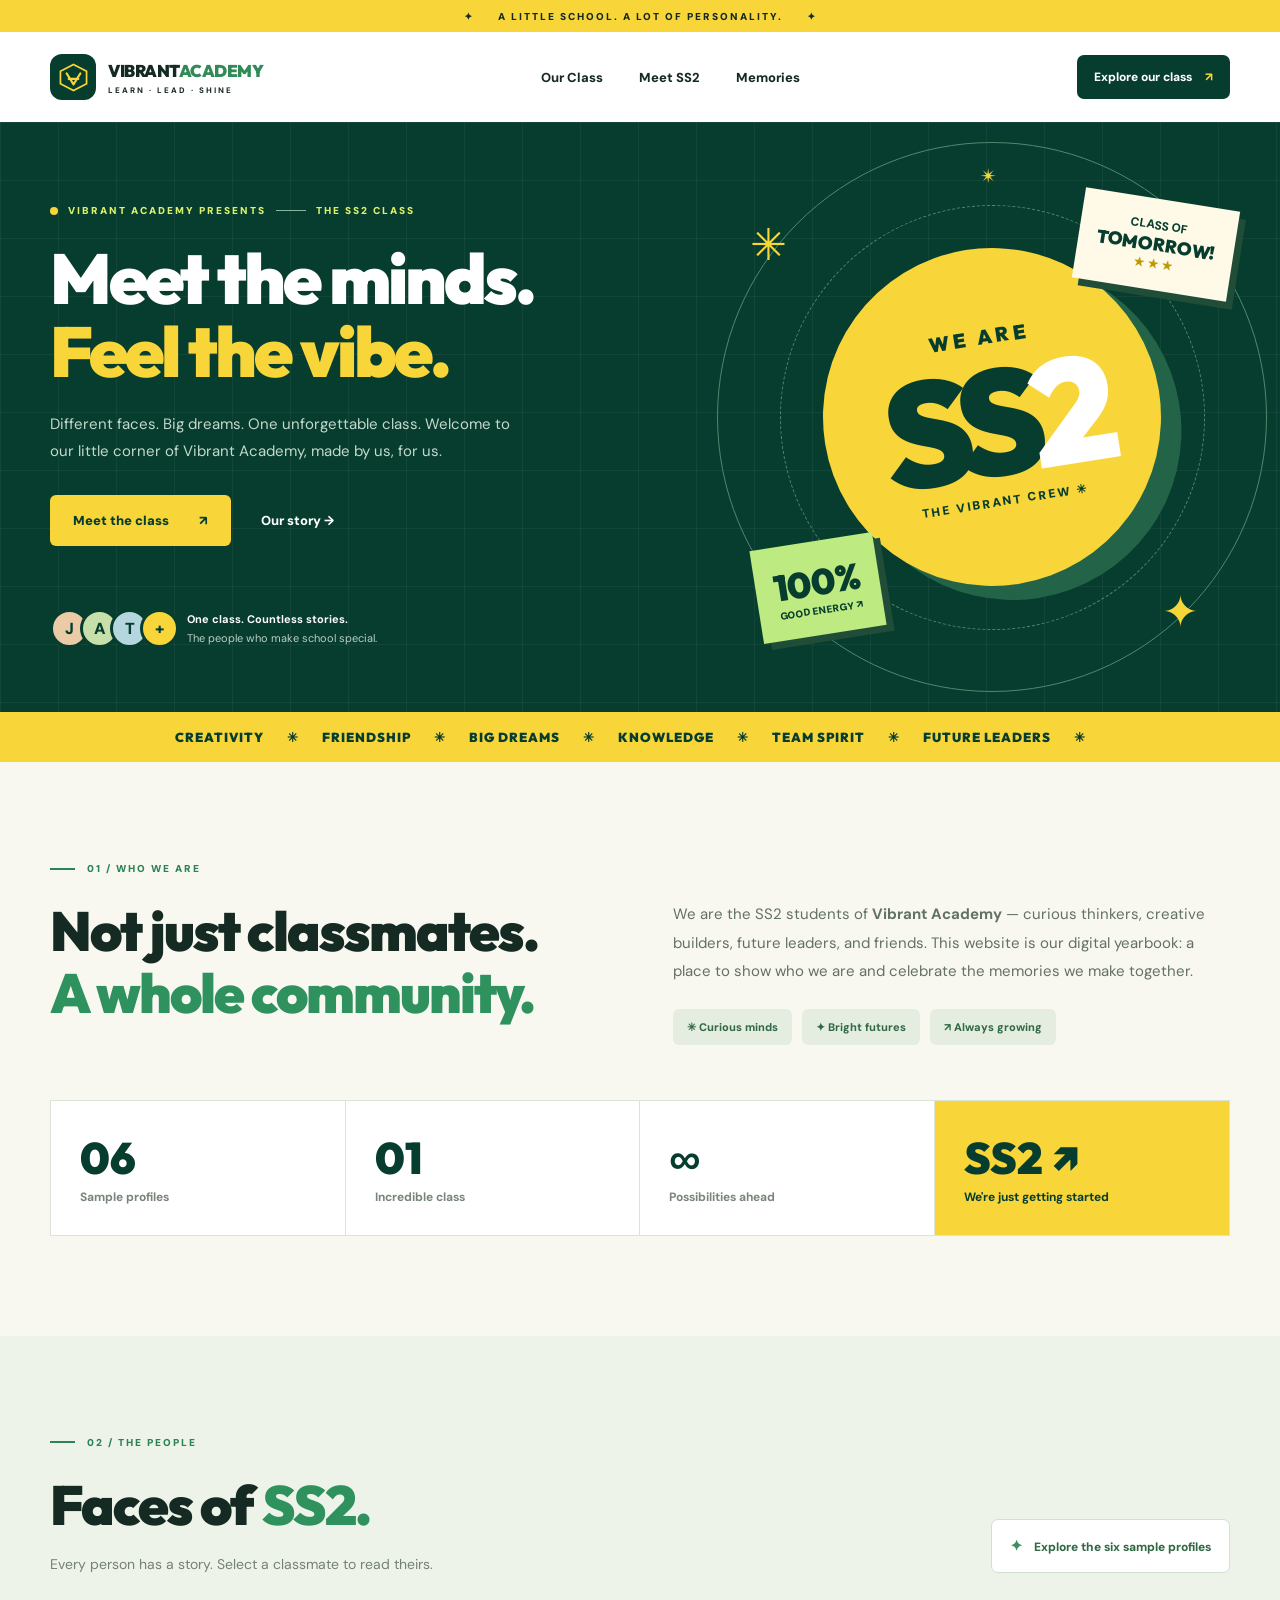
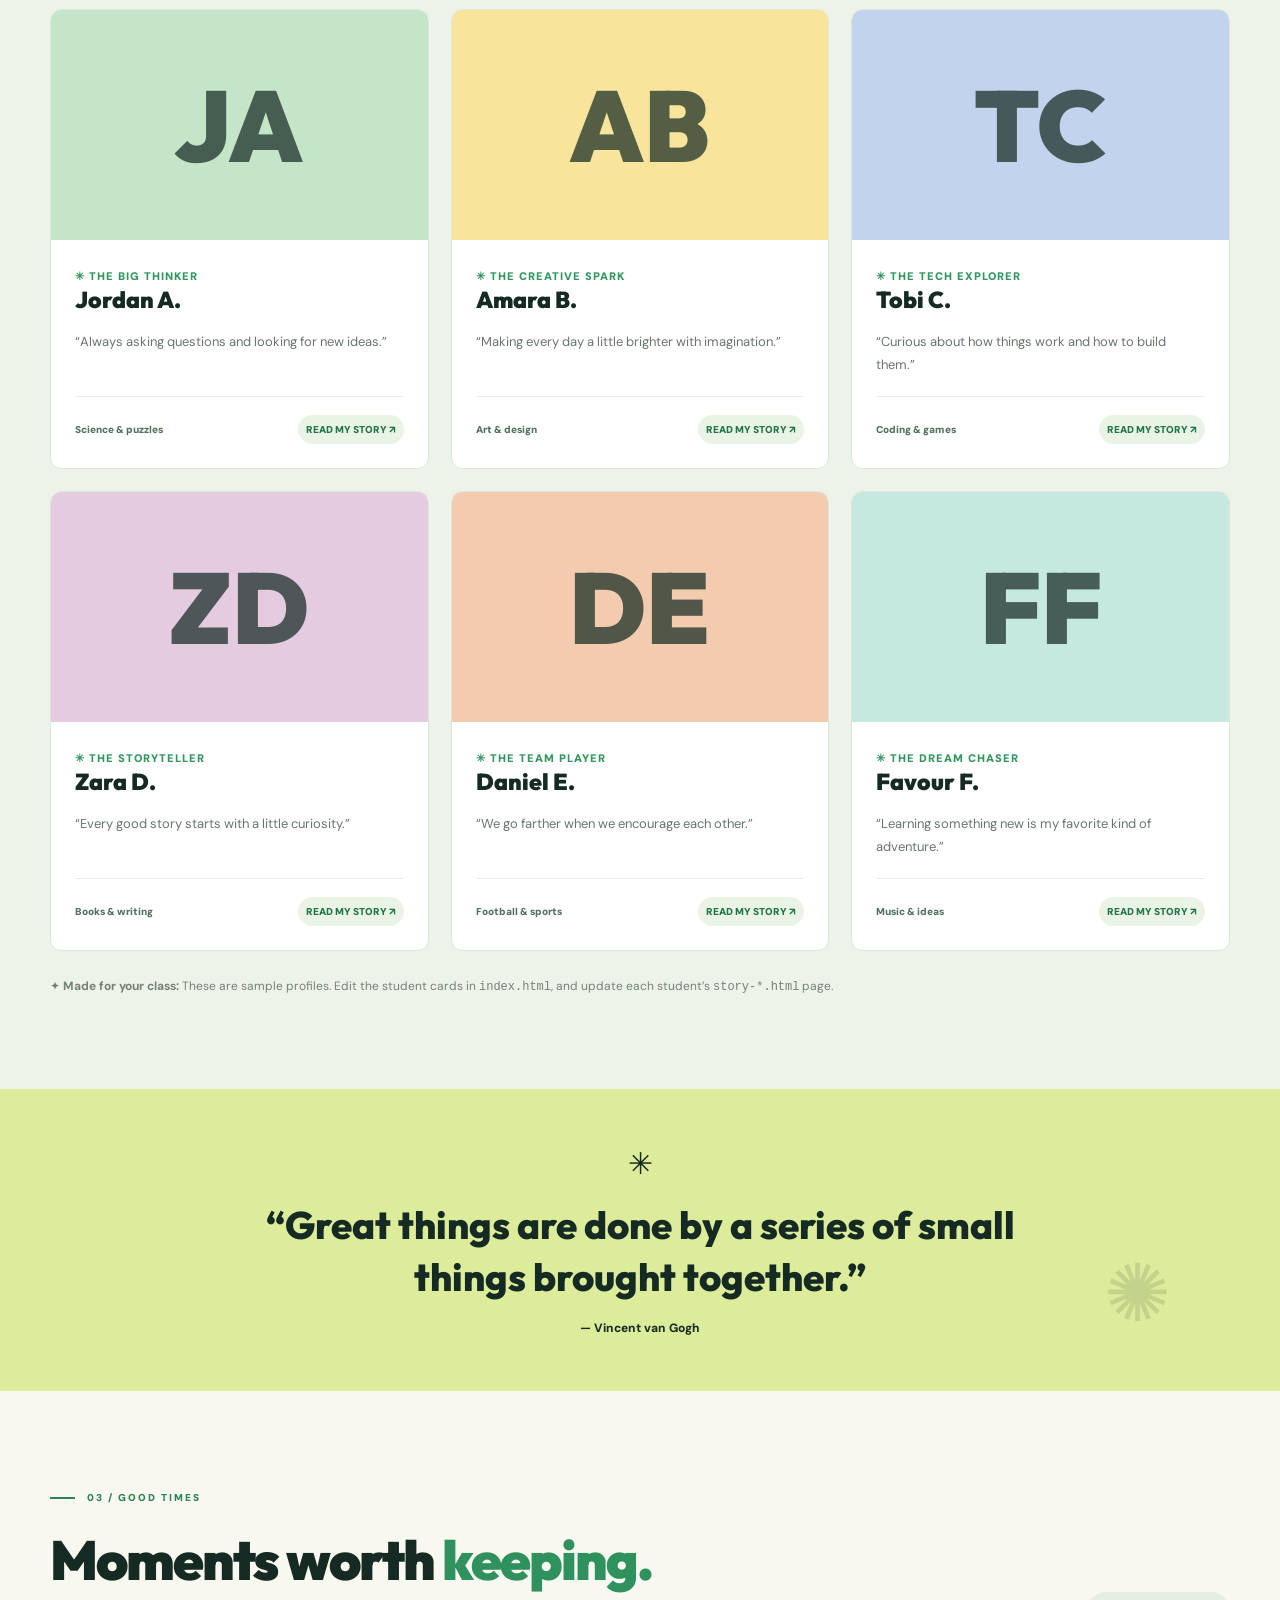
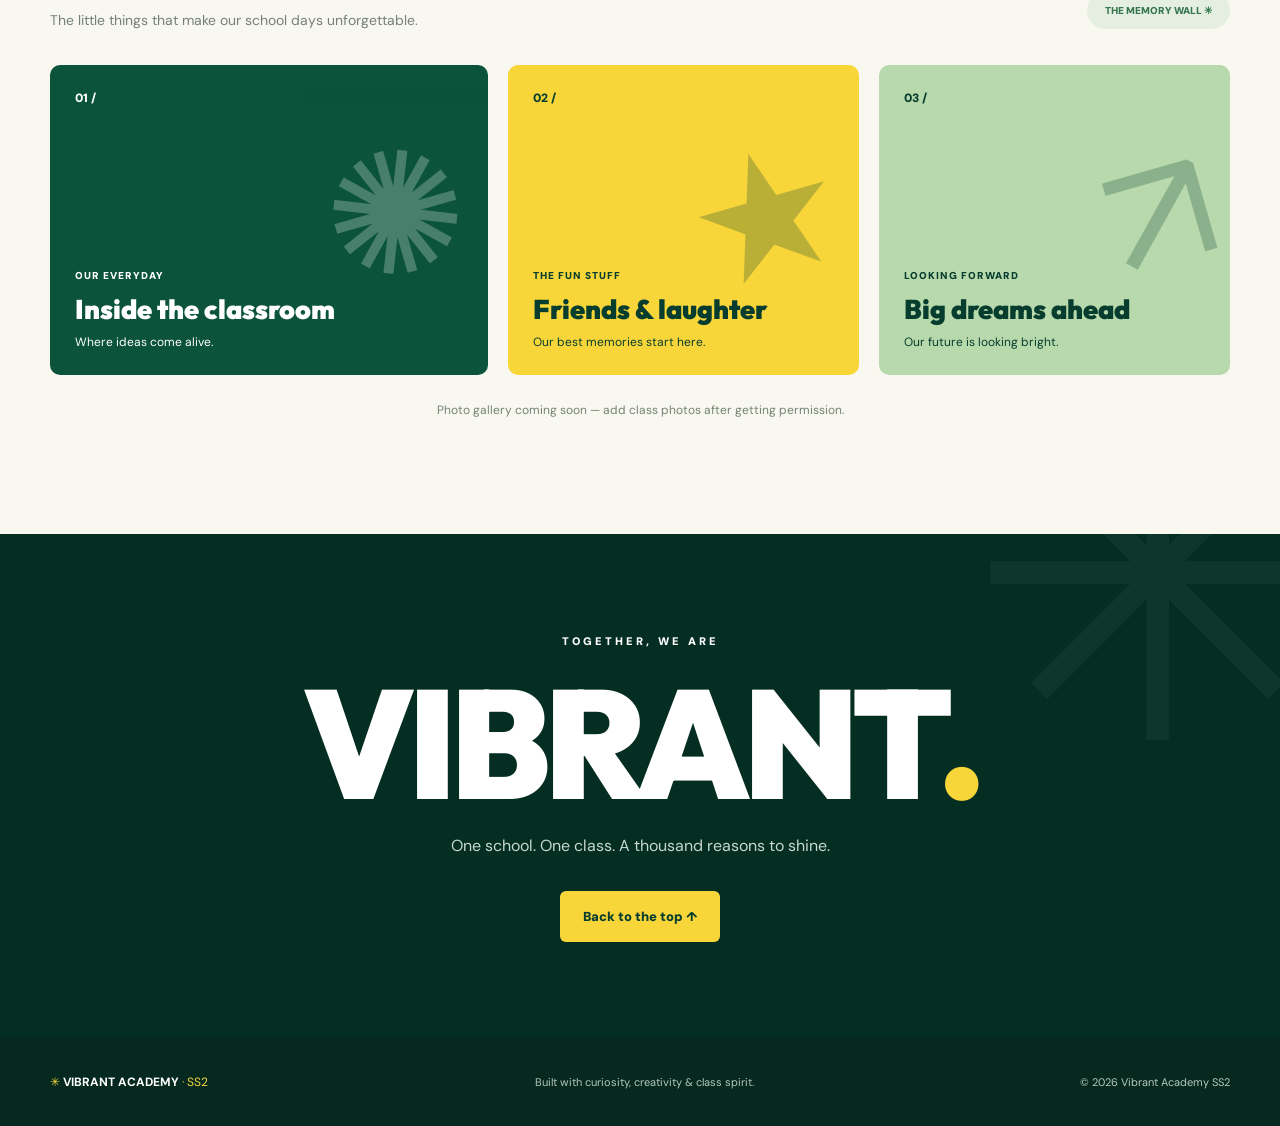
<file: index.html>
<!DOCTYPE html>
<html lang="en">
<head>
  <meta charset="UTF-8" />
  <meta name="viewport" content="width=device-width, initial-scale=1.0" />
  <meta name="theme-color" content="#063b2c" />
  <meta name="description" content="The official SS2 class showcase at Vibrant Academy: our people, stories, and memories." />
  <title>Vibrant Academy | SS2 Class Showcase</title>
  <link rel="preconnect" href="https://fonts.googleapis.com" />
  <link rel="preconnect" href="https://fonts.gstatic.com" crossorigin />
  <link href="https://fonts.googleapis.com/css2?family=DM+Sans:wght@400;500;600;700;800&family=Outfit:wght@400;500;600;700;800;900&display=swap" rel="stylesheet" />
  <link rel="stylesheet" href="style.css" />
  
  
</head>
<body>
  <div class="notice-bar"><span class="sparkle">✦</span> A LITTLE SCHOOL. A LOT OF PERSONALITY. <span class="sparkle">✦</span></div>
  <header class="site-header" id="top">
    <a class="brand" href="#top" aria-label="Vibrant Academy homepage">
      <span class="brand-mark" aria-hidden="true"><svg viewBox="0 0 48 48" fill="none"><path d="M24 5 43 15v18L24 43 5 33V15L24 5Z" stroke="currentColor" stroke-width="2.5"/><path d="m14 18 10 16 10-16M17 26h14" stroke="currentColor" stroke-width="3" stroke-linecap="round" stroke-linejoin="round"/></svg></span>
      <span class="brand-text"><strong>VIBRANT<span>ACADEMY</span></strong><small>LEARN · LEAD · SHINE</small></span>
    </a>
    <nav class="desktop-nav" aria-label="Main navigation"><a href="#about">Our Class</a><a href="#students">Meet SS2</a><a href="#memories">Memories</a></nav>
    <a class="nav-cta" href="#students">Explore our class <span aria-hidden="true">↗</span></a>
    <details class="css-menu"><summary aria-label="Open class navigation">☰</summary><nav aria-label="Mobile navigation"><a href="index.html#about">Our Class</a><a href="index.html#students">Meet SS2</a><a href="index.html#memories">Memories</a></nav></details>
  </header>
  

  <main>
    <section class="hero" aria-labelledby="heroTitle">
      <div class="hero-grid-lines" aria-hidden="true"></div>
      <div class="hero-content">
        <div class="hero-kicker"><span class="kicker-dot"></span> VIBRANT ACADEMY PRESENTS <span class="kicker-line"></span> THE SS2 CLASS</div>
        <h1 id="heroTitle">Meet the minds.<br/><em>Feel the vibe.</em></h1>
        <p>Different faces. Big dreams. One unforgettable class. Welcome to our little corner of Vibrant Academy, made by us, for us.</p>
        <div class="hero-actions"><a href="#students" class="btn btn-yellow">Meet the class <span aria-hidden="true">↗</span></a><a href="#about" class="text-link">Our story <span aria-hidden="true">→</span></a></div>
        <div class="hero-bottom"><div class="avatar-stack" aria-label="Our SS2 community"><span>J</span><span>A</span><span>T</span><span>+</span></div><p><b>One class. Countless stories.</b><br/>The people who make school special.</p></div>
      </div>
      <div class="hero-art" aria-hidden="true">
        <div class="orbit orbit-one"></div><div class="orbit orbit-two"></div>
        <div class="hero-sticker sticker-top">CLASS OF<br/><strong>TOMORROW!</strong><span>★ ★ ★</span></div>
        <div class="hero-center"><span class="hero-upper">WE ARE</span><strong>SS<span>2</span></strong><span class="hero-lower">THE VIBRANT CREW ✳</span></div>
        <div class="hero-sticker sticker-bottom">100%<span>GOOD ENERGY ↗</span></div>
        <span class="decor-star decor-star-one">✳</span><span class="decor-star decor-star-two">✦</span><span class="decor-star decor-star-three">✴</span>
      </div>
    </section>

    <section class="ticker" aria-label="Class values"><div>CREATIVITY <span>✳</span> FRIENDSHIP <span>✳</span> BIG DREAMS <span>✳</span> KNOWLEDGE <span>✳</span> TEAM SPIRIT <span>✳</span> FUTURE LEADERS <span>✳</span></div></section>

    <section class="about section-wrap" id="about">
      <div class="section-label"><span class="label-line"></span> 01 / WHO WE ARE</div>
      <div class="about-grid"><div><h2>Not just classmates.<br/><span>A whole community.</span></h2></div><div><p>We are the SS2 students of <strong>Vibrant Academy</strong> — curious thinkers, creative builders, future leaders, and friends. This website is our digital yearbook: a place to show who we are and celebrate the memories we make together.</p><div class="about-badges"><span>✳ Curious minds</span><span>✦ Bright futures</span><span>↗ Always growing</span></div></div></div>
      <div class="stats-grid"><div class="stat"><strong>06</strong><span>Sample profiles</span></div><div class="stat"><strong>01</strong><span>Incredible class</span></div><div class="stat"><strong>∞</strong><span>Possibilities ahead</span></div><div class="stat stat-highlight"><strong>SS2 <span>↗</span></strong><span>We're just getting started</span></div></div>
    </section>

    <section class="students-section" id="students"><div class="section-wrap"><div class="section-label"><span class="label-line"></span> 02 / THE PEOPLE</div><div class="section-head"><div><h2>Faces of <span>SS2.</span></h2><p>Every person has a story. Select a classmate to read theirs.</p></div><div class="student-search-wrap directory-note" aria-label="Class directory"><span aria-hidden="true">✦</span> Explore the six sample profiles</div></div><div id="studentGrid" class="student-grid">
        <article class="student-card">
          <a class="student-card-link" href="story-jordan-a.html" aria-label="Read the story of Jordan A.">
            <div class="student-photo" style="background:#c5e5c9"><span class="initials" aria-label="Photo placeholder">JA</span></div>
            <div class="student-body">
              <span class="student-role">✳ The Big Thinker</span>
              <h3>Jordan A.</h3>
              <p>“Always asking questions and looking for new ideas.”</p>
              <div class="student-footer"><span>Science &amp; puzzles</span><span>READ MY STORY ↗</span></div>
            </div>
          </a>
        </article>
        <article class="student-card">
          <a class="student-card-link" href="story-amara-b.html" aria-label="Read the story of Amara B.">
            <div class="student-photo" style="background:#f8e49b"><span class="initials" aria-label="Photo placeholder">AB</span></div>
            <div class="student-body">
              <span class="student-role">✳ The Creative Spark</span>
              <h3>Amara B.</h3>
              <p>“Making every day a little brighter with imagination.”</p>
              <div class="student-footer"><span>Art &amp; design</span><span>READ MY STORY ↗</span></div>
            </div>
          </a>
        </article>
        <article class="student-card">
          <a class="student-card-link" href="story-tobi-c.html" aria-label="Read the story of Tobi C.">
            <div class="student-photo" style="background:#c2d4ed"><span class="initials" aria-label="Photo placeholder">TC</span></div>
            <div class="student-body">
              <span class="student-role">✳ The Tech Explorer</span>
              <h3>Tobi C.</h3>
              <p>“Curious about how things work and how to build them.”</p>
              <div class="student-footer"><span>Coding &amp; games</span><span>READ MY STORY ↗</span></div>
            </div>
          </a>
        </article>
        <article class="student-card">
          <a class="student-card-link" href="story-zara-d.html" aria-label="Read the story of Zara D.">
            <div class="student-photo" style="background:#e5cbe0"><span class="initials" aria-label="Photo placeholder">ZD</span></div>
            <div class="student-body">
              <span class="student-role">✳ The Storyteller</span>
              <h3>Zara D.</h3>
              <p>“Every good story starts with a little curiosity.”</p>
              <div class="student-footer"><span>Books &amp; writing</span><span>READ MY STORY ↗</span></div>
            </div>
          </a>
        </article>
        <article class="student-card">
          <a class="student-card-link" href="story-daniel-e.html" aria-label="Read the story of Daniel E.">
            <div class="student-photo" style="background:#f3cbaf"><span class="initials" aria-label="Photo placeholder">DE</span></div>
            <div class="student-body">
              <span class="student-role">✳ The Team Player</span>
              <h3>Daniel E.</h3>
              <p>“We go farther when we encourage each other.”</p>
              <div class="student-footer"><span>Football &amp; sports</span><span>READ MY STORY ↗</span></div>
            </div>
          </a>
        </article>
        <article class="student-card">
          <a class="student-card-link" href="story-favour-f.html" aria-label="Read the story of Favour F.">
            <div class="student-photo" style="background:#c6e9df"><span class="initials" aria-label="Photo placeholder">FF</span></div>
            <div class="student-body">
              <span class="student-role">✳ The Dream Chaser</span>
              <h3>Favour F.</h3>
              <p>“Learning something new is my favorite kind of adventure.”</p>
              <div class="student-footer"><span>Music &amp; ideas</span><span>READ MY STORY ↗</span></div>
            </div>
          </a>
        </article>
      </div><div class="edit-note">✦ <strong>Made for your class:</strong> These are sample profiles. Edit the student cards in <code>index.html</code>, and update each student’s <code>story-*.html</code> page.</div></div></section>

    <section class="quote-band"><div class="section-wrap quote-inner"><span class="quote-spark">✳</span><blockquote>“Great things are done by a series of small things brought together.”</blockquote><span class="quote-credit">— Vincent van Gogh</span><span class="quote-decor">✺</span></div></section>

    <section class="memories section-wrap" id="memories"><div class="section-label"><span class="label-line"></span> 03 / GOOD TIMES</div><div class="section-head memories-head"><div><h2>Moments worth <span>keeping.</span></h2><p>The little things that make our school days unforgettable.</p></div><span class="memory-badge">THE MEMORY WALL ✳</span></div><div class="memory-grid"><div class="memory-card memory-one"><span class="memory-num">01 /</span><div class="memory-symbol">✺</div><div><small>OUR EVERYDAY</small><h3>Inside the classroom</h3><p>Where ideas come alive.</p></div></div><div class="memory-card memory-two"><span class="memory-num">02 /</span><div class="memory-symbol">★</div><div><small>THE FUN STUFF</small><h3>Friends & laughter</h3><p>Our best memories start here.</p></div></div><div class="memory-card memory-three"><span class="memory-num">03 /</span><div class="memory-symbol">↗</div><div><small>LOOKING FORWARD</small><h3>Big dreams ahead</h3><p>Our future is looking bright.</p></div></div></div><p class="gallery-note">Photo gallery coming soon — add class photos after getting permission.</p></section>

    <section class="closing"><div class="closing-decoration" aria-hidden="true">✳</div><div class="section-wrap"><span>TOGETHER, WE ARE</span><h2>VIBRANT<span>.</span></h2><p>One school. One class. A thousand reasons to shine.</p><a href="#top" class="btn btn-yellow">Back to the top ↑</a></div></section>
  </main>
  <footer class="footer"><div class="footer-inner"><div class="footer-brand">✳ <strong>VIBRANT ACADEMY</strong> <span>· SS2</span></div><p>Built with curiosity, creativity & class spirit.</p><span>© 2026 Vibrant Academy SS2</span></div></footer>
</body>
</html>
</file>
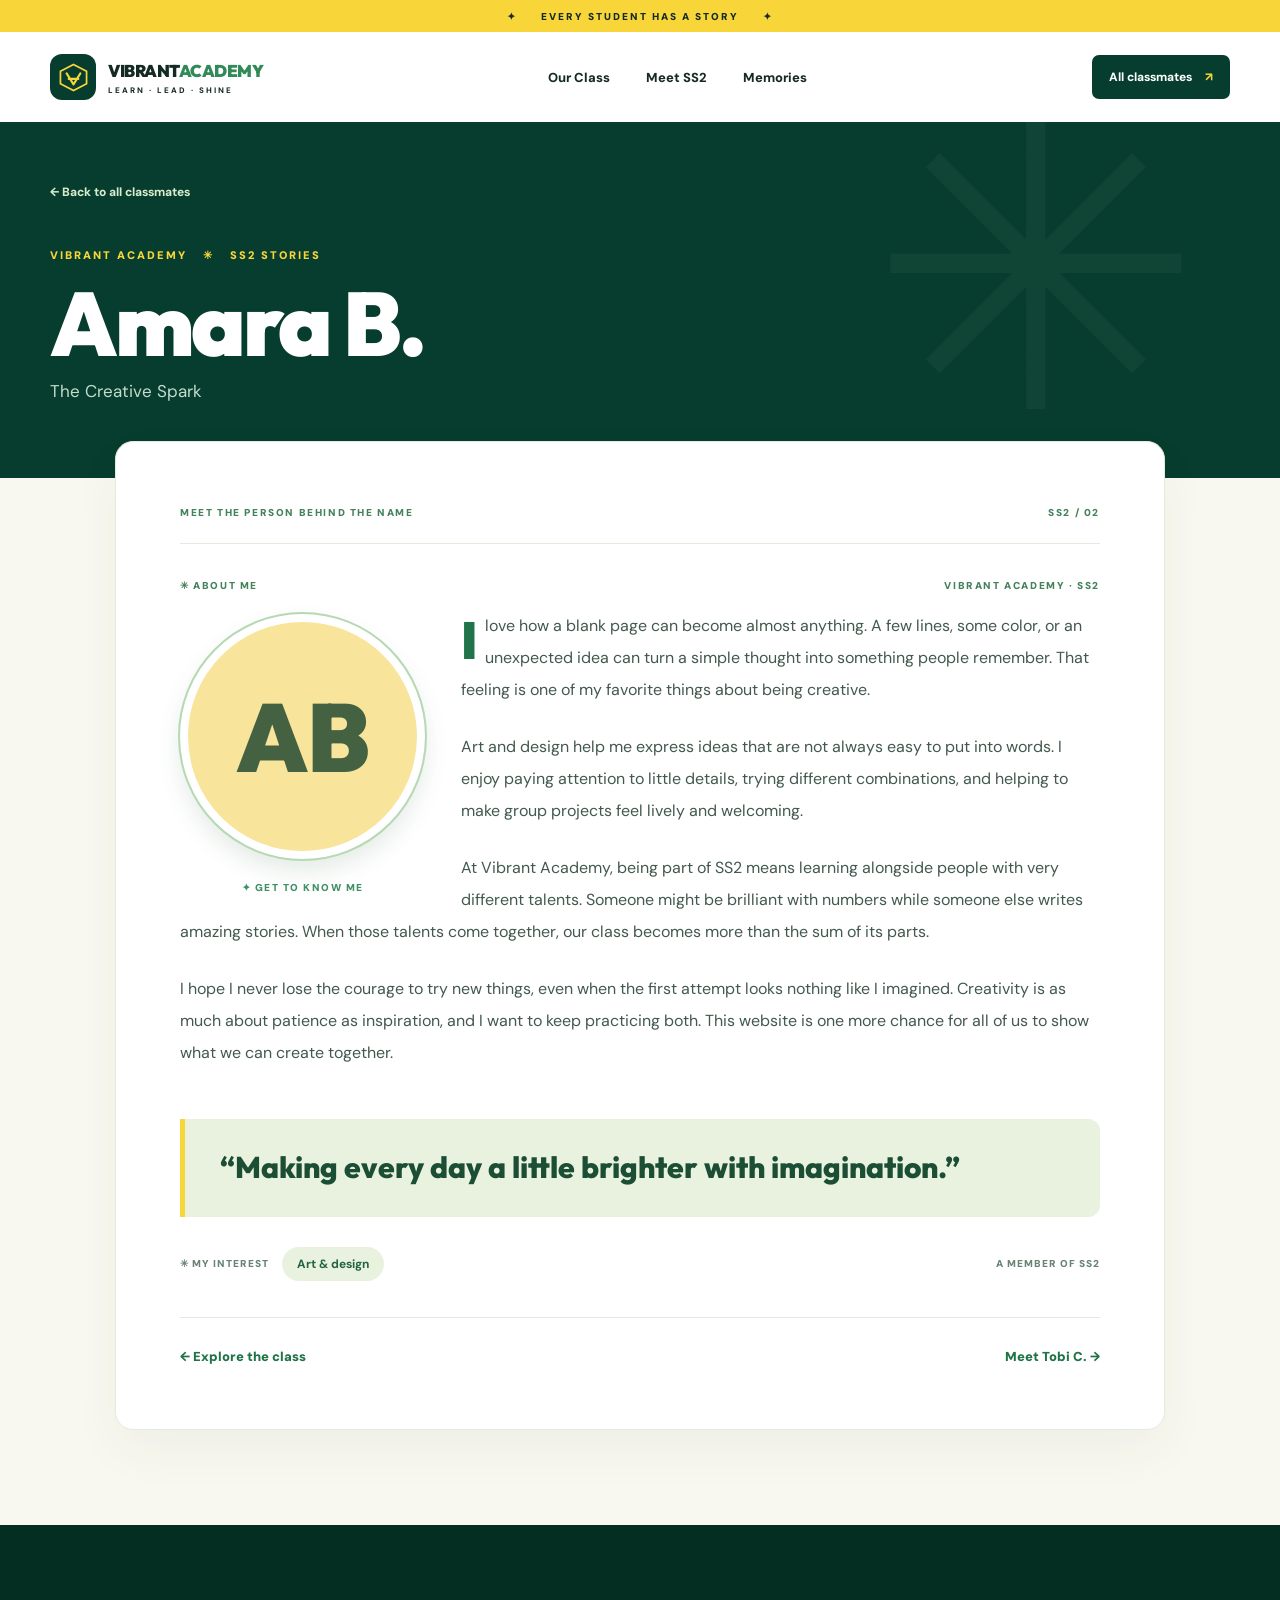
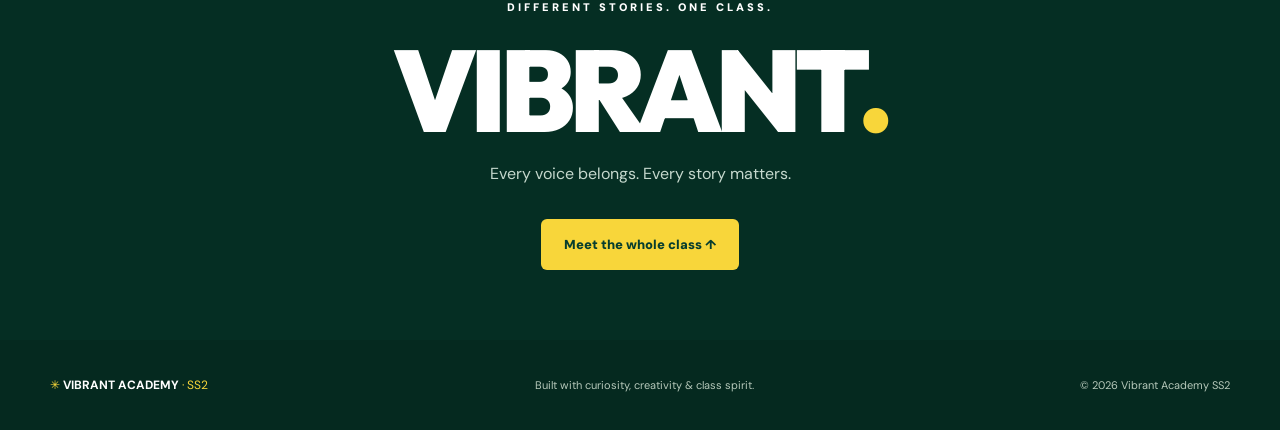
<file: story-amara-b.html>
<!DOCTYPE html>
<html lang="en">
<head>
  <meta charset="UTF-8">
  <meta name="viewport" content="width=device-width, initial-scale=1.0">
  <meta name="theme-color" content="#073d2e">
  <meta name="description" content="Get to know a student from Vibrant Academy's SS2 class.">
  <title>Amara B. | Vibrant Academy SS2</title>
  <link rel="preconnect" href="https://fonts.googleapis.com">
  <link rel="preconnect" href="https://fonts.gstatic.com" crossorigin>
  <link href="https://fonts.googleapis.com/css2?family=DM+Sans:wght@400;500;600;700;800&family=Outfit:wght@400;500;600;700;800;900&display=swap" rel="stylesheet">
  <link rel="stylesheet" href="style.css">
  
  
</head>
<body class="profile-page">
  <div class="notice-bar"><span>✦</span> EVERY STUDENT HAS A STORY <span>✦</span></div>
  <header class="site-header" id="top">
    <a class="brand" href="index.html" aria-label="Vibrant Academy homepage"><span class="brand-mark" aria-hidden="true"><svg viewBox="0 0 48 48" fill="none"><path d="M24 5 43 15v18L24 43 5 33V15L24 5Z" stroke="currentColor" stroke-width="2.5"/><path d="m14 18 10 16 10-16M17 26h14" stroke="currentColor" stroke-width="3" stroke-linecap="round" stroke-linejoin="round"/></svg></span><span class="brand-text"><strong>VIBRANT<span>ACADEMY</span></strong><small>LEARN · LEAD · SHINE</small></span></a>
    <nav class="desktop-nav" aria-label="Main navigation"><a href="index.html#about">Our Class</a><a href="index.html#students">Meet SS2</a><a href="index.html#memories">Memories</a></nav>
    <a class="nav-cta" href="index.html#students">All classmates <span aria-hidden="true">↗</span></a>
    <details class="css-menu"><summary aria-label="Open class navigation">☰</summary><nav aria-label="Mobile navigation"><a href="index.html#about">Our Class</a><a href="index.html#students">Meet SS2</a><a href="index.html#memories">Memories</a></nav></details>
  </header>
  
  <main>
    <section class="profile-intro">
      <div class="section-wrap"><a class="profile-breadcrumb" href="index.html#students">← Back to all classmates</a><div class="profile-kicker">VIBRANT ACADEMY <span>✳</span> SS2 STORIES</div><h1>Amara B.</h1><p>The Creative Spark</p></div>
    </section>
    <section class="profile-container section-wrap">
      <div class="profile-sheet" id="profileSheet">
        <div class="profile-topline"><span>MEET THE PERSON BEHIND THE NAME</span><span>SS2 / 02</span></div>
        <div class="profile-summary"><span>✳ ABOUT ME</span><span>VIBRANT ACADEMY · SS2</span></div>
         <article class="profile-article">
           <figure class="profile-float-photo"><div class="profile-circle" style="background:#f8e49b"><span class="profile-initials" aria-label="Photo placeholder">AB</span></div><figcaption>✦ GET TO KNOW ME</figcaption></figure>
           <p>I love how a blank page can become almost anything. A few lines, some color, or an unexpected idea can turn a simple thought into something people remember. That feeling is one of my favorite things about being creative.</p>
           <p>Art and design help me express ideas that are not always easy to put into words. I enjoy paying attention to little details, trying different combinations, and helping to make group projects feel lively and welcoming.</p>
           <p>At Vibrant Academy, being part of SS2 means learning alongside people with very different talents. Someone might be brilliant with numbers while someone else writes amazing stories. When those talents come together, our class becomes more than the sum of its parts.</p>
           <p>I hope I never lose the courage to try new things, even when the first attempt looks nothing like I imagined. Creativity is as much about patience as inspiration, and I want to keep practicing both. This website is one more chance for all of us to show what we can create together.</p>
         </article>
         <blockquote class="profile-quote">“Making every day a little brighter with imagination.”</blockquote>
         <div class="profile-tags"><span>✳ MY INTEREST</span><strong>Art &amp; design</strong><span class="profile-identified">A MEMBER OF SS2</span></div>
        <div class="profile-endnav"><a href="index.html#students">← Explore the class</a><a href="story-tobi-c.html">Meet Tobi C. →</a></div>
      </div>
    </section>
    <section class="closing profile-closing"><div class="section-wrap"><span>DIFFERENT STORIES. ONE CLASS.</span><h2>VIBRANT<span>.</span></h2><p>Every voice belongs. Every story matters.</p><a class="btn btn-yellow" href="index.html#students">Meet the whole class ↑</a></div></section>
  </main>
  <footer class="footer"><div class="footer-inner"><div class="footer-brand">✳ <strong>VIBRANT ACADEMY</strong> <span>· SS2</span></div><p>Built with curiosity, creativity & class spirit.</p><span>© 2026 Vibrant Academy SS2</span></div></footer>
</body>
</html>
</file>
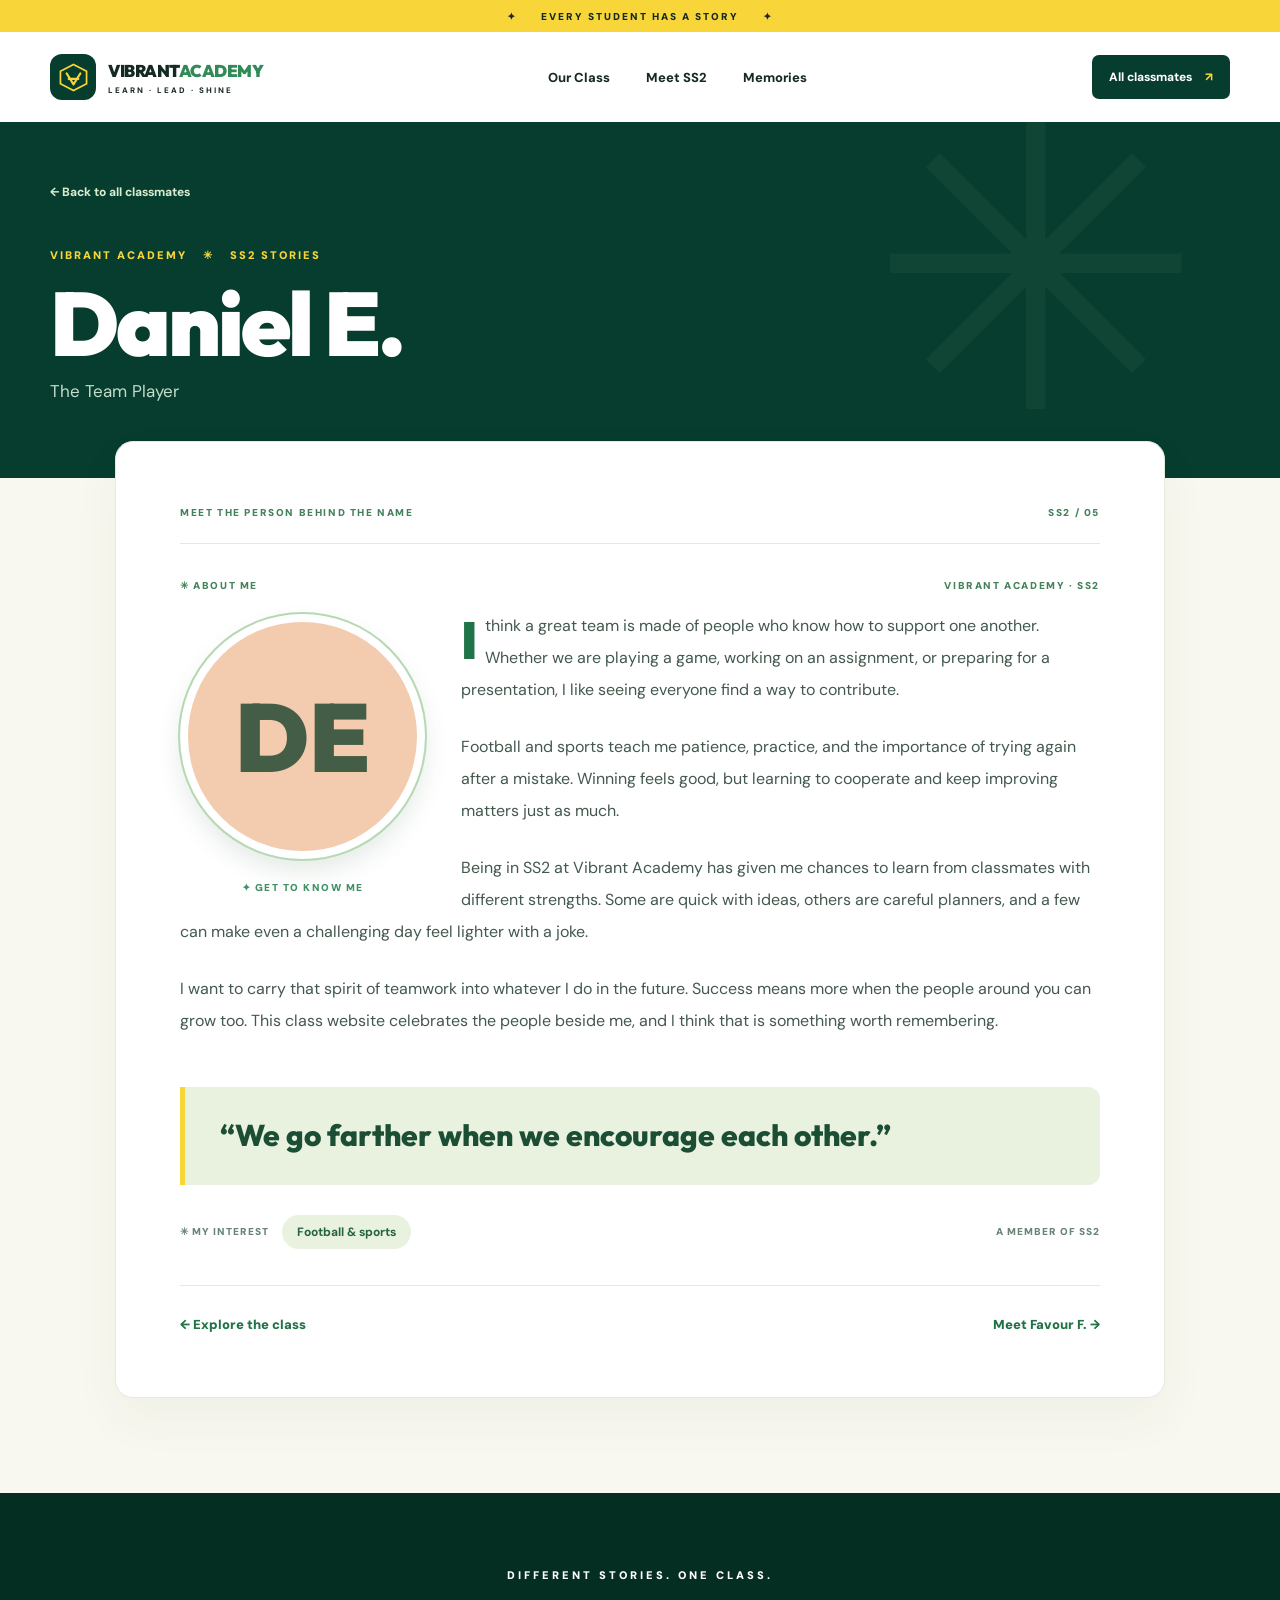
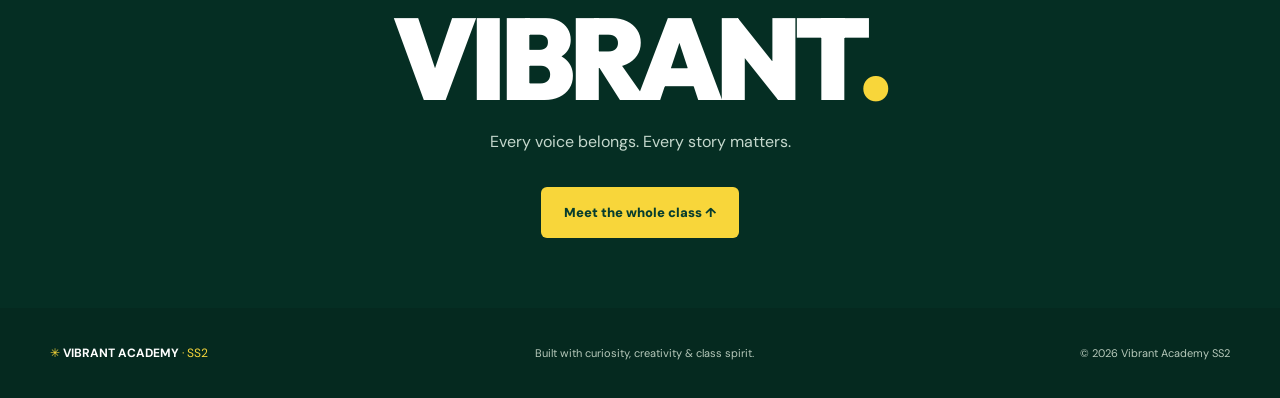
<file: story-daniel-e.html>
<!DOCTYPE html>
<html lang="en">
<head>
  <meta charset="UTF-8">
  <meta name="viewport" content="width=device-width, initial-scale=1.0">
  <meta name="theme-color" content="#073d2e">
  <meta name="description" content="Get to know a student from Vibrant Academy's SS2 class.">
  <title>Daniel E. | Vibrant Academy SS2</title>
  <link rel="preconnect" href="https://fonts.googleapis.com">
  <link rel="preconnect" href="https://fonts.gstatic.com" crossorigin>
  <link href="https://fonts.googleapis.com/css2?family=DM+Sans:wght@400;500;600;700;800&family=Outfit:wght@400;500;600;700;800;900&display=swap" rel="stylesheet">
  <link rel="stylesheet" href="style.css">
  
  
</head>
<body class="profile-page">
  <div class="notice-bar"><span>✦</span> EVERY STUDENT HAS A STORY <span>✦</span></div>
  <header class="site-header" id="top">
    <a class="brand" href="index.html" aria-label="Vibrant Academy homepage"><span class="brand-mark" aria-hidden="true"><svg viewBox="0 0 48 48" fill="none"><path d="M24 5 43 15v18L24 43 5 33V15L24 5Z" stroke="currentColor" stroke-width="2.5"/><path d="m14 18 10 16 10-16M17 26h14" stroke="currentColor" stroke-width="3" stroke-linecap="round" stroke-linejoin="round"/></svg></span><span class="brand-text"><strong>VIBRANT<span>ACADEMY</span></strong><small>LEARN · LEAD · SHINE</small></span></a>
    <nav class="desktop-nav" aria-label="Main navigation"><a href="index.html#about">Our Class</a><a href="index.html#students">Meet SS2</a><a href="index.html#memories">Memories</a></nav>
    <a class="nav-cta" href="index.html#students">All classmates <span aria-hidden="true">↗</span></a>
    <details class="css-menu"><summary aria-label="Open class navigation">☰</summary><nav aria-label="Mobile navigation"><a href="index.html#about">Our Class</a><a href="index.html#students">Meet SS2</a><a href="index.html#memories">Memories</a></nav></details>
  </header>
  
  <main>
    <section class="profile-intro">
      <div class="section-wrap"><a class="profile-breadcrumb" href="index.html#students">← Back to all classmates</a><div class="profile-kicker">VIBRANT ACADEMY <span>✳</span> SS2 STORIES</div><h1>Daniel E.</h1><p>The Team Player</p></div>
    </section>
    <section class="profile-container section-wrap">
      <div class="profile-sheet" id="profileSheet">
        <div class="profile-topline"><span>MEET THE PERSON BEHIND THE NAME</span><span>SS2 / 05</span></div>
        <div class="profile-summary"><span>✳ ABOUT ME</span><span>VIBRANT ACADEMY · SS2</span></div>
         <article class="profile-article">
           <figure class="profile-float-photo"><div class="profile-circle" style="background:#f3cbaf"><span class="profile-initials" aria-label="Photo placeholder">DE</span></div><figcaption>✦ GET TO KNOW ME</figcaption></figure>
           <p>I think a great team is made of people who know how to support one another. Whether we are playing a game, working on an assignment, or preparing for a presentation, I like seeing everyone find a way to contribute.</p>
           <p>Football and sports teach me patience, practice, and the importance of trying again after a mistake. Winning feels good, but learning to cooperate and keep improving matters just as much.</p>
           <p>Being in SS2 at Vibrant Academy has given me chances to learn from classmates with different strengths. Some are quick with ideas, others are careful planners, and a few can make even a challenging day feel lighter with a joke.</p>
           <p>I want to carry that spirit of teamwork into whatever I do in the future. Success means more when the people around you can grow too. This class website celebrates the people beside me, and I think that is something worth remembering.</p>
         </article>
         <blockquote class="profile-quote">“We go farther when we encourage each other.”</blockquote>
         <div class="profile-tags"><span>✳ MY INTEREST</span><strong>Football &amp; sports</strong><span class="profile-identified">A MEMBER OF SS2</span></div>
        <div class="profile-endnav"><a href="index.html#students">← Explore the class</a><a href="story-favour-f.html">Meet Favour F. →</a></div>
      </div>
    </section>
    <section class="closing profile-closing"><div class="section-wrap"><span>DIFFERENT STORIES. ONE CLASS.</span><h2>VIBRANT<span>.</span></h2><p>Every voice belongs. Every story matters.</p><a class="btn btn-yellow" href="index.html#students">Meet the whole class ↑</a></div></section>
  </main>
  <footer class="footer"><div class="footer-inner"><div class="footer-brand">✳ <strong>VIBRANT ACADEMY</strong> <span>· SS2</span></div><p>Built with curiosity, creativity & class spirit.</p><span>© 2026 Vibrant Academy SS2</span></div></footer>
</body>
</html>
</file>
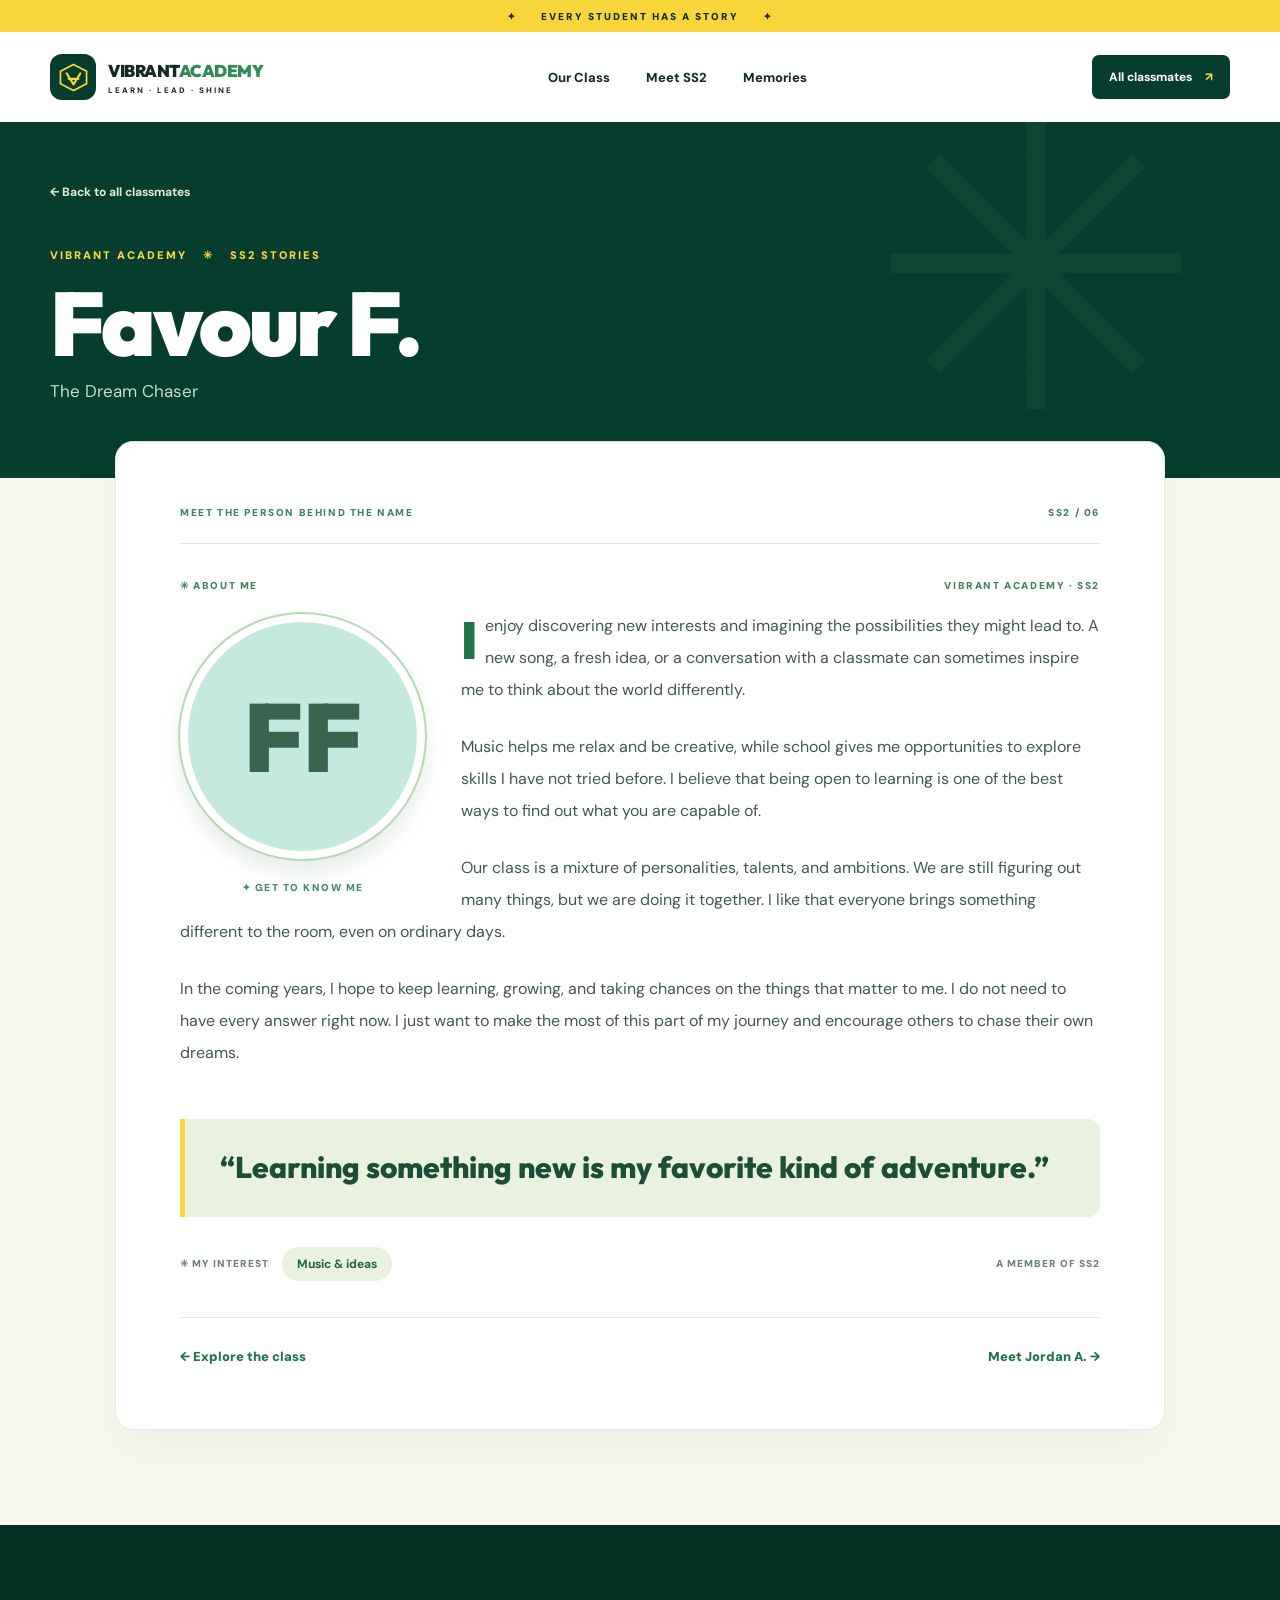
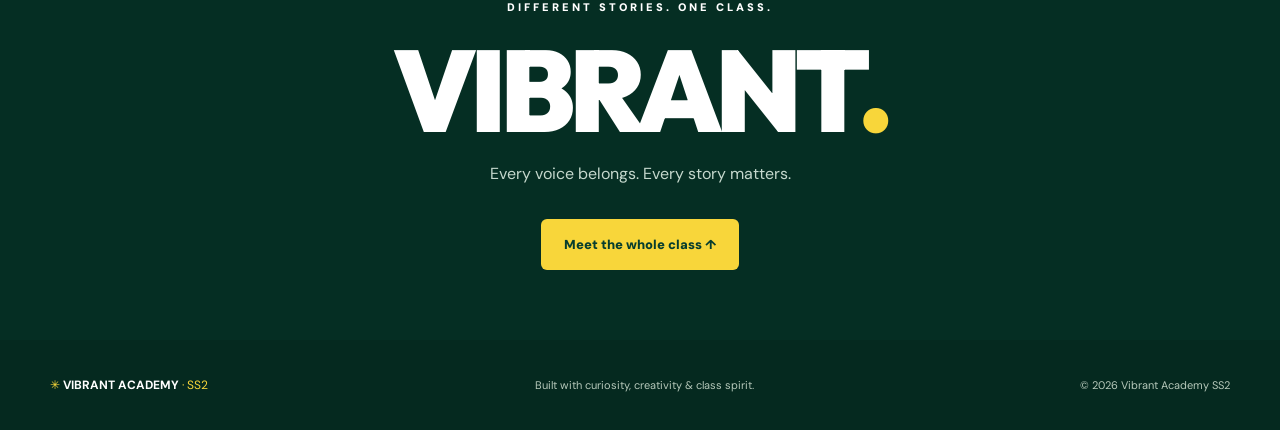
<file: story-favour-f.html>
<!DOCTYPE html>
<html lang="en">
<head>
  <meta charset="UTF-8">
  <meta name="viewport" content="width=device-width, initial-scale=1.0">
  <meta name="theme-color" content="#073d2e">
  <meta name="description" content="Get to know a student from Vibrant Academy's SS2 class.">
  <title>Favour F. | Vibrant Academy SS2</title>
  <link rel="preconnect" href="https://fonts.googleapis.com">
  <link rel="preconnect" href="https://fonts.gstatic.com" crossorigin>
  <link href="https://fonts.googleapis.com/css2?family=DM+Sans:wght@400;500;600;700;800&family=Outfit:wght@400;500;600;700;800;900&display=swap" rel="stylesheet">
  <link rel="stylesheet" href="style.css">
  
  
</head>
<body class="profile-page">
  <div class="notice-bar"><span>✦</span> EVERY STUDENT HAS A STORY <span>✦</span></div>
  <header class="site-header" id="top">
    <a class="brand" href="index.html" aria-label="Vibrant Academy homepage"><span class="brand-mark" aria-hidden="true"><svg viewBox="0 0 48 48" fill="none"><path d="M24 5 43 15v18L24 43 5 33V15L24 5Z" stroke="currentColor" stroke-width="2.5"/><path d="m14 18 10 16 10-16M17 26h14" stroke="currentColor" stroke-width="3" stroke-linecap="round" stroke-linejoin="round"/></svg></span><span class="brand-text"><strong>VIBRANT<span>ACADEMY</span></strong><small>LEARN · LEAD · SHINE</small></span></a>
    <nav class="desktop-nav" aria-label="Main navigation"><a href="index.html#about">Our Class</a><a href="index.html#students">Meet SS2</a><a href="index.html#memories">Memories</a></nav>
    <a class="nav-cta" href="index.html#students">All classmates <span aria-hidden="true">↗</span></a>
    <details class="css-menu"><summary aria-label="Open class navigation">☰</summary><nav aria-label="Mobile navigation"><a href="index.html#about">Our Class</a><a href="index.html#students">Meet SS2</a><a href="index.html#memories">Memories</a></nav></details>
  </header>
  
  <main>
    <section class="profile-intro">
      <div class="section-wrap"><a class="profile-breadcrumb" href="index.html#students">← Back to all classmates</a><div class="profile-kicker">VIBRANT ACADEMY <span>✳</span> SS2 STORIES</div><h1>Favour F.</h1><p>The Dream Chaser</p></div>
    </section>
    <section class="profile-container section-wrap">
      <div class="profile-sheet" id="profileSheet">
        <div class="profile-topline"><span>MEET THE PERSON BEHIND THE NAME</span><span>SS2 / 06</span></div>
        <div class="profile-summary"><span>✳ ABOUT ME</span><span>VIBRANT ACADEMY · SS2</span></div>
         <article class="profile-article">
           <figure class="profile-float-photo"><div class="profile-circle" style="background:#c6e9df"><span class="profile-initials" aria-label="Photo placeholder">FF</span></div><figcaption>✦ GET TO KNOW ME</figcaption></figure>
           <p>I enjoy discovering new interests and imagining the possibilities they might lead to. A new song, a fresh idea, or a conversation with a classmate can sometimes inspire me to think about the world differently.</p>
           <p>Music helps me relax and be creative, while school gives me opportunities to explore skills I have not tried before. I believe that being open to learning is one of the best ways to find out what you are capable of.</p>
           <p>Our class is a mixture of personalities, talents, and ambitions. We are still figuring out many things, but we are doing it together. I like that everyone brings something different to the room, even on ordinary days.</p>
           <p>In the coming years, I hope to keep learning, growing, and taking chances on the things that matter to me. I do not need to have every answer right now. I just want to make the most of this part of my journey and encourage others to chase their own dreams.</p>
         </article>
         <blockquote class="profile-quote">“Learning something new is my favorite kind of adventure.”</blockquote>
         <div class="profile-tags"><span>✳ MY INTEREST</span><strong>Music &amp; ideas</strong><span class="profile-identified">A MEMBER OF SS2</span></div>
        <div class="profile-endnav"><a href="index.html#students">← Explore the class</a><a href="story-jordan-a.html">Meet Jordan A. →</a></div>
      </div>
    </section>
    <section class="closing profile-closing"><div class="section-wrap"><span>DIFFERENT STORIES. ONE CLASS.</span><h2>VIBRANT<span>.</span></h2><p>Every voice belongs. Every story matters.</p><a class="btn btn-yellow" href="index.html#students">Meet the whole class ↑</a></div></section>
  </main>
  <footer class="footer"><div class="footer-inner"><div class="footer-brand">✳ <strong>VIBRANT ACADEMY</strong> <span>· SS2</span></div><p>Built with curiosity, creativity & class spirit.</p><span>© 2026 Vibrant Academy SS2</span></div></footer>
</body>
</html>
</file>
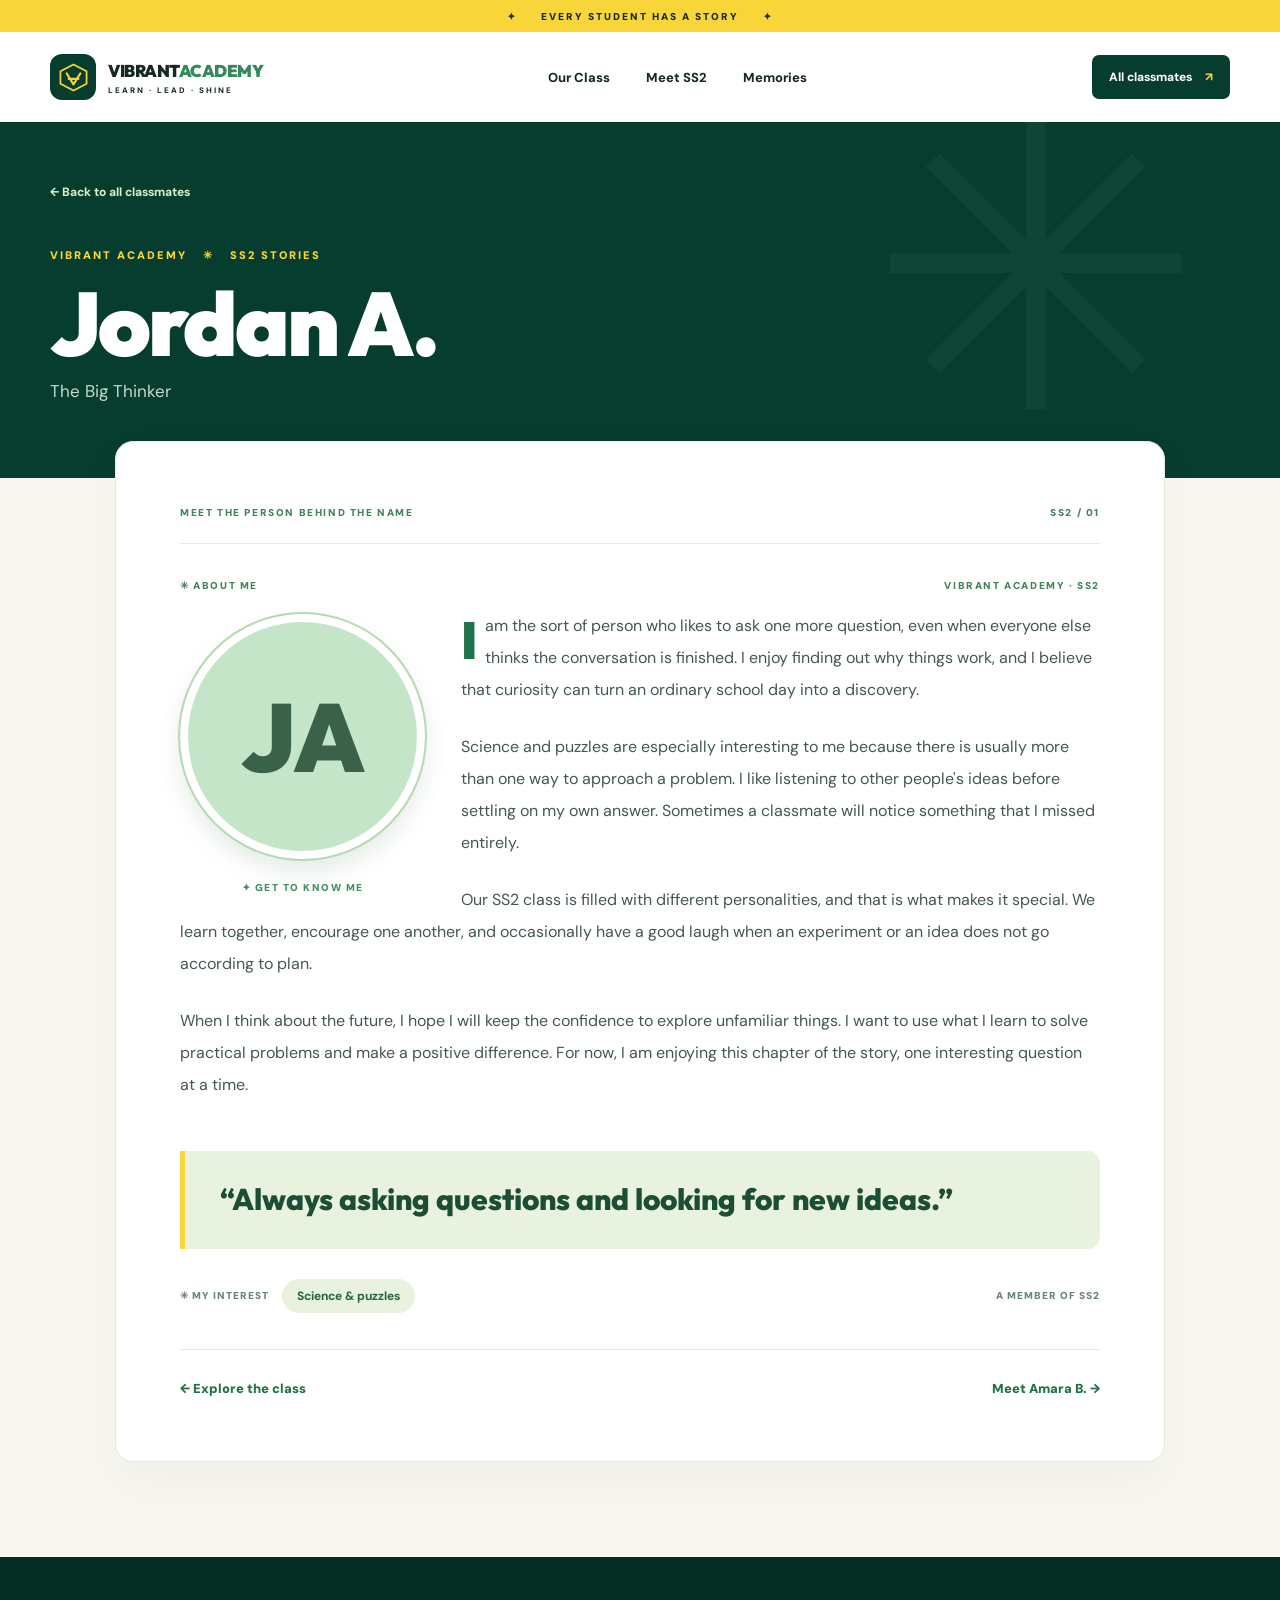
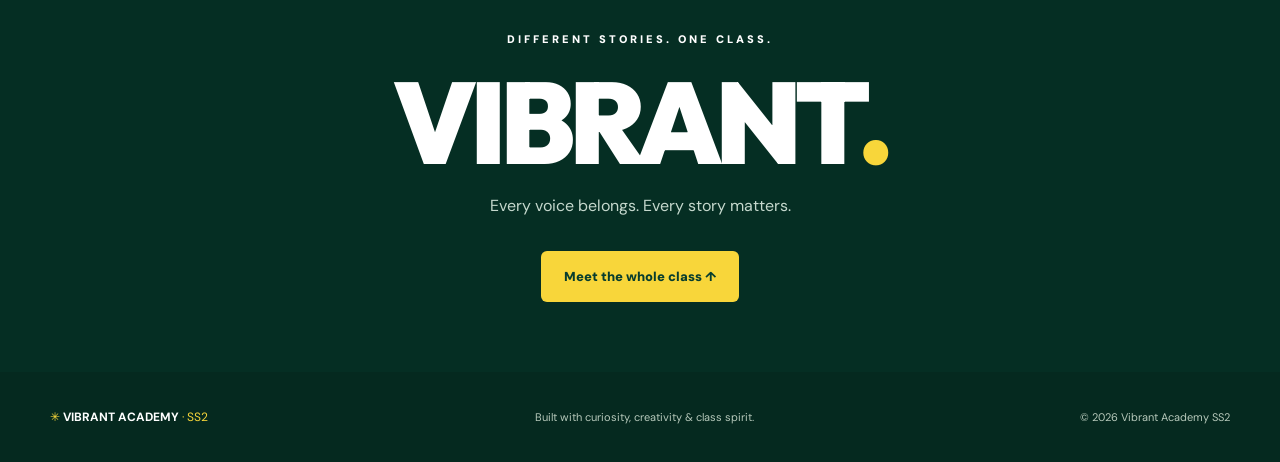
<file: story-jordan-a.html>
<!DOCTYPE html>
<html lang="en">
<head>
  <meta charset="UTF-8">
  <meta name="viewport" content="width=device-width, initial-scale=1.0">
  <meta name="theme-color" content="#073d2e">
  <meta name="description" content="Get to know a student from Vibrant Academy's SS2 class.">
  <title>Jordan A. | Vibrant Academy SS2</title>
  <link rel="preconnect" href="https://fonts.googleapis.com">
  <link rel="preconnect" href="https://fonts.gstatic.com" crossorigin>
  <link href="https://fonts.googleapis.com/css2?family=DM+Sans:wght@400;500;600;700;800&family=Outfit:wght@400;500;600;700;800;900&display=swap" rel="stylesheet">
  <link rel="stylesheet" href="style.css">
  
  
</head>
<body class="profile-page">
  <div class="notice-bar"><span>✦</span> EVERY STUDENT HAS A STORY <span>✦</span></div>
  <header class="site-header" id="top">
    <a class="brand" href="index.html" aria-label="Vibrant Academy homepage"><span class="brand-mark" aria-hidden="true"><svg viewBox="0 0 48 48" fill="none"><path d="M24 5 43 15v18L24 43 5 33V15L24 5Z" stroke="currentColor" stroke-width="2.5"/><path d="m14 18 10 16 10-16M17 26h14" stroke="currentColor" stroke-width="3" stroke-linecap="round" stroke-linejoin="round"/></svg></span><span class="brand-text"><strong>VIBRANT<span>ACADEMY</span></strong><small>LEARN · LEAD · SHINE</small></span></a>
    <nav class="desktop-nav" aria-label="Main navigation"><a href="index.html#about">Our Class</a><a href="index.html#students">Meet SS2</a><a href="index.html#memories">Memories</a></nav>
    <a class="nav-cta" href="index.html#students">All classmates <span aria-hidden="true">↗</span></a>
    <details class="css-menu"><summary aria-label="Open class navigation">☰</summary><nav aria-label="Mobile navigation"><a href="index.html#about">Our Class</a><a href="index.html#students">Meet SS2</a><a href="index.html#memories">Memories</a></nav></details>
  </header>
  
  <main>
    <section class="profile-intro">
      <div class="section-wrap"><a class="profile-breadcrumb" href="index.html#students">← Back to all classmates</a><div class="profile-kicker">VIBRANT ACADEMY <span>✳</span> SS2 STORIES</div><h1>Jordan A.</h1><p>The Big Thinker</p></div>
    </section>
    <section class="profile-container section-wrap">
      <div class="profile-sheet" id="profileSheet">
        <div class="profile-topline"><span>MEET THE PERSON BEHIND THE NAME</span><span>SS2 / 01</span></div>
        <div class="profile-summary"><span>✳ ABOUT ME</span><span>VIBRANT ACADEMY · SS2</span></div>
         <article class="profile-article">
           <figure class="profile-float-photo"><div class="profile-circle" style="background:#c5e5c9"><span class="profile-initials" aria-label="Photo placeholder">JA</span></div><figcaption>✦ GET TO KNOW ME</figcaption></figure>
           <p>I am the sort of person who likes to ask one more question, even when everyone else thinks the conversation is finished. I enjoy finding out why things work, and I believe that curiosity can turn an ordinary school day into a discovery.</p>
           <p>Science and puzzles are especially interesting to me because there is usually more than one way to approach a problem. I like listening to other people&#39;s ideas before settling on my own answer. Sometimes a classmate will notice something that I missed entirely.</p>
           <p>Our SS2 class is filled with different personalities, and that is what makes it special. We learn together, encourage one another, and occasionally have a good laugh when an experiment or an idea does not go according to plan.</p>
           <p>When I think about the future, I hope I will keep the confidence to explore unfamiliar things. I want to use what I learn to solve practical problems and make a positive difference. For now, I am enjoying this chapter of the story, one interesting question at a time.</p>
         </article>
         <blockquote class="profile-quote">“Always asking questions and looking for new ideas.”</blockquote>
         <div class="profile-tags"><span>✳ MY INTEREST</span><strong>Science &amp; puzzles</strong><span class="profile-identified">A MEMBER OF SS2</span></div>
        <div class="profile-endnav"><a href="index.html#students">← Explore the class</a><a href="story-amara-b.html">Meet Amara B. →</a></div>
      </div>
    </section>
    <section class="closing profile-closing"><div class="section-wrap"><span>DIFFERENT STORIES. ONE CLASS.</span><h2>VIBRANT<span>.</span></h2><p>Every voice belongs. Every story matters.</p><a class="btn btn-yellow" href="index.html#students">Meet the whole class ↑</a></div></section>
  </main>
  <footer class="footer"><div class="footer-inner"><div class="footer-brand">✳ <strong>VIBRANT ACADEMY</strong> <span>· SS2</span></div><p>Built with curiosity, creativity & class spirit.</p><span>© 2026 Vibrant Academy SS2</span></div></footer>
</body>
</html>
</file>
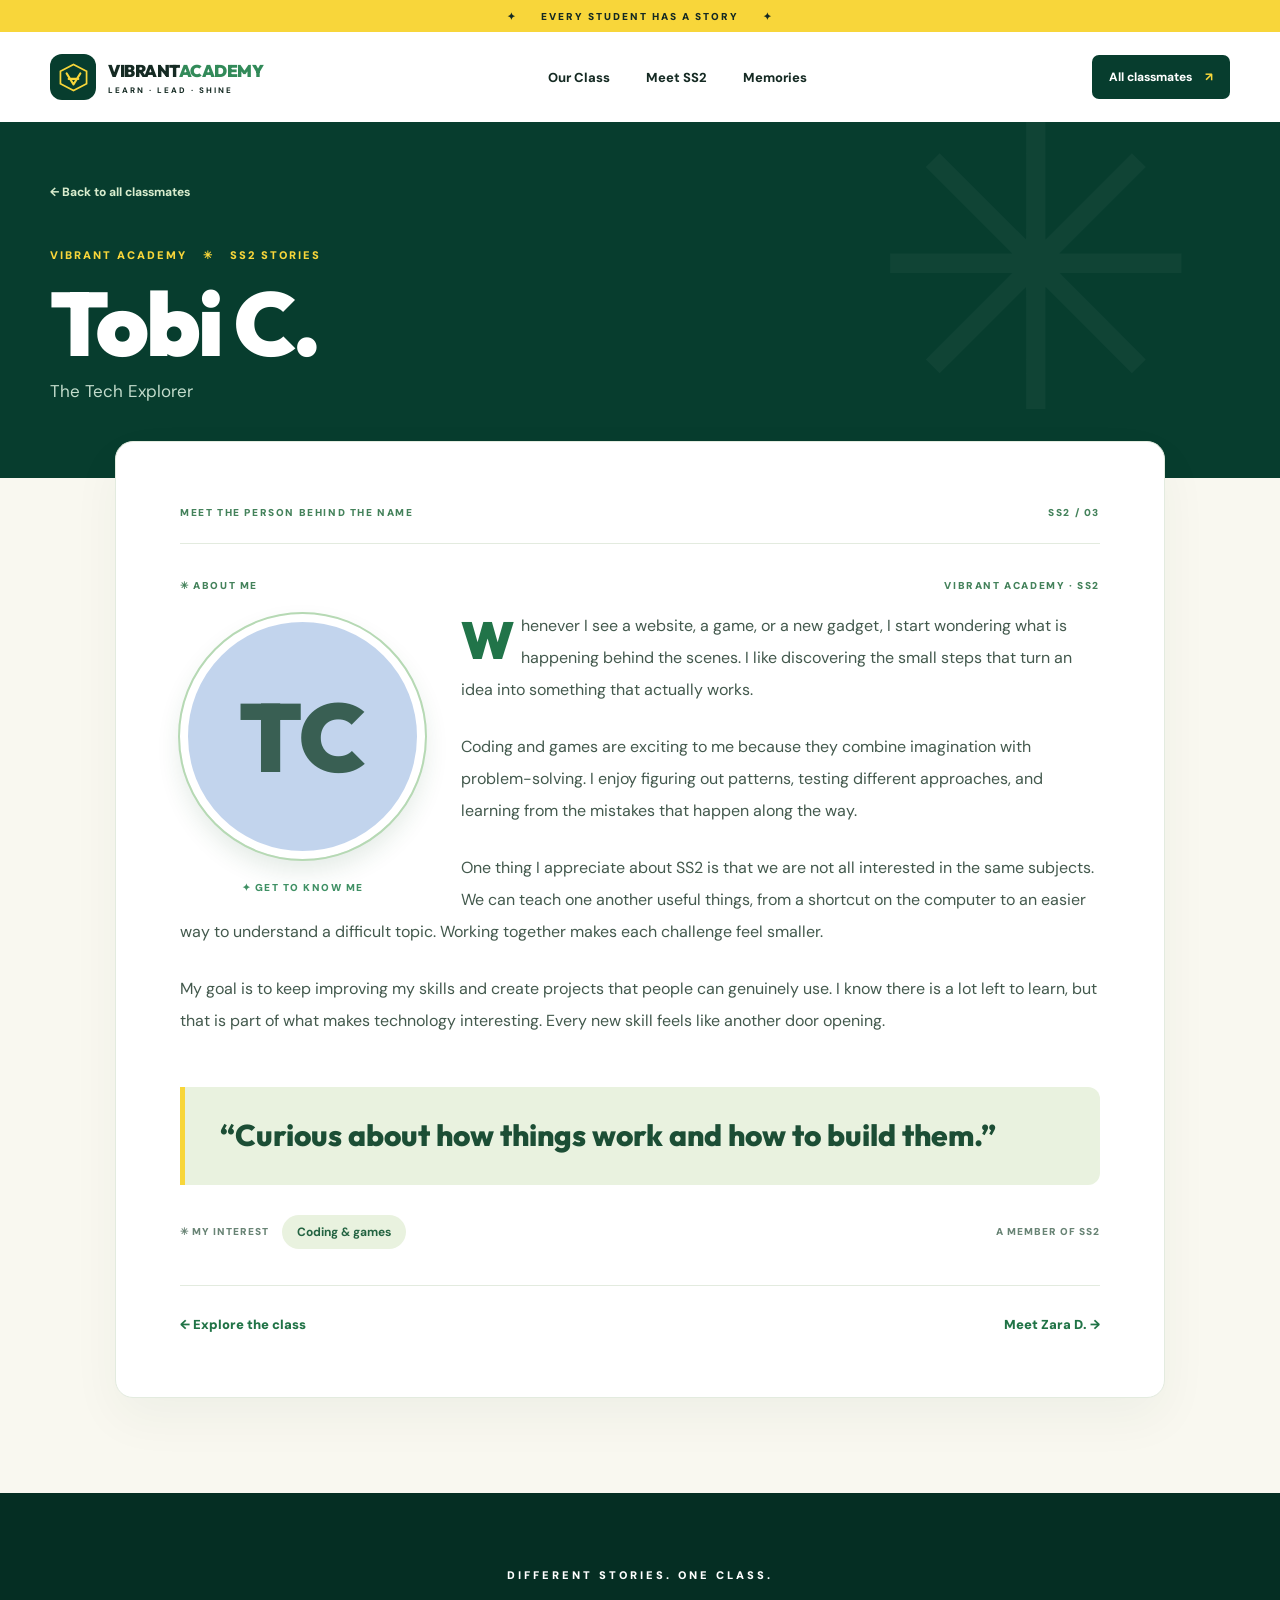
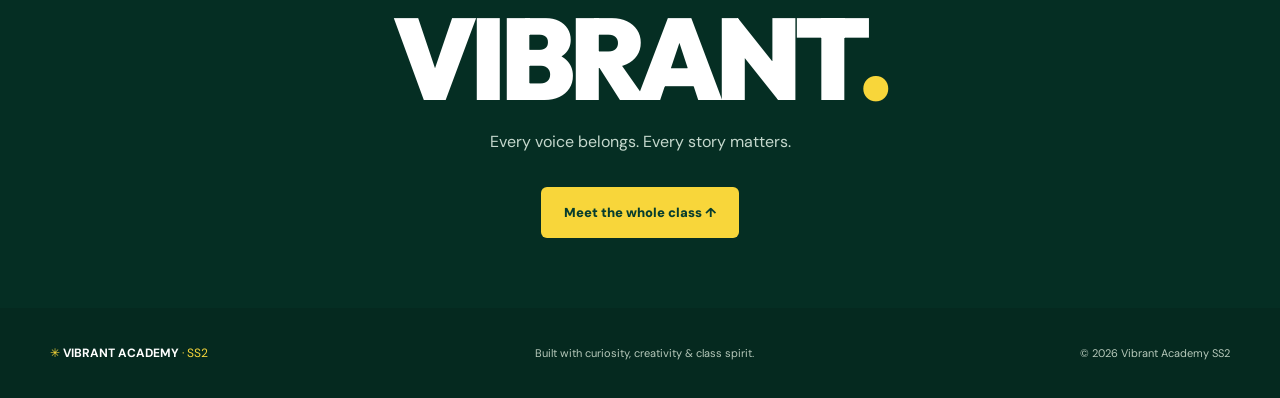
<file: story-tobi-c.html>
<!DOCTYPE html>
<html lang="en">
<head>
  <meta charset="UTF-8">
  <meta name="viewport" content="width=device-width, initial-scale=1.0">
  <meta name="theme-color" content="#073d2e">
  <meta name="description" content="Get to know a student from Vibrant Academy's SS2 class.">
  <title>Tobi C. | Vibrant Academy SS2</title>
  <link rel="preconnect" href="https://fonts.googleapis.com">
  <link rel="preconnect" href="https://fonts.gstatic.com" crossorigin>
  <link href="https://fonts.googleapis.com/css2?family=DM+Sans:wght@400;500;600;700;800&family=Outfit:wght@400;500;600;700;800;900&display=swap" rel="stylesheet">
  <link rel="stylesheet" href="style.css">
  
  
</head>
<body class="profile-page">
  <div class="notice-bar"><span>✦</span> EVERY STUDENT HAS A STORY <span>✦</span></div>
  <header class="site-header" id="top">
    <a class="brand" href="index.html" aria-label="Vibrant Academy homepage"><span class="brand-mark" aria-hidden="true"><svg viewBox="0 0 48 48" fill="none"><path d="M24 5 43 15v18L24 43 5 33V15L24 5Z" stroke="currentColor" stroke-width="2.5"/><path d="m14 18 10 16 10-16M17 26h14" stroke="currentColor" stroke-width="3" stroke-linecap="round" stroke-linejoin="round"/></svg></span><span class="brand-text"><strong>VIBRANT<span>ACADEMY</span></strong><small>LEARN · LEAD · SHINE</small></span></a>
    <nav class="desktop-nav" aria-label="Main navigation"><a href="index.html#about">Our Class</a><a href="index.html#students">Meet SS2</a><a href="index.html#memories">Memories</a></nav>
    <a class="nav-cta" href="index.html#students">All classmates <span aria-hidden="true">↗</span></a>
    <details class="css-menu"><summary aria-label="Open class navigation">☰</summary><nav aria-label="Mobile navigation"><a href="index.html#about">Our Class</a><a href="index.html#students">Meet SS2</a><a href="index.html#memories">Memories</a></nav></details>
  </header>
  
  <main>
    <section class="profile-intro">
      <div class="section-wrap"><a class="profile-breadcrumb" href="index.html#students">← Back to all classmates</a><div class="profile-kicker">VIBRANT ACADEMY <span>✳</span> SS2 STORIES</div><h1>Tobi C.</h1><p>The Tech Explorer</p></div>
    </section>
    <section class="profile-container section-wrap">
      <div class="profile-sheet" id="profileSheet">
        <div class="profile-topline"><span>MEET THE PERSON BEHIND THE NAME</span><span>SS2 / 03</span></div>
        <div class="profile-summary"><span>✳ ABOUT ME</span><span>VIBRANT ACADEMY · SS2</span></div>
         <article class="profile-article">
           <figure class="profile-float-photo"><div class="profile-circle" style="background:#c2d4ed"><span class="profile-initials" aria-label="Photo placeholder">TC</span></div><figcaption>✦ GET TO KNOW ME</figcaption></figure>
           <p>Whenever I see a website, a game, or a new gadget, I start wondering what is happening behind the scenes. I like discovering the small steps that turn an idea into something that actually works.</p>
           <p>Coding and games are exciting to me because they combine imagination with problem-solving. I enjoy figuring out patterns, testing different approaches, and learning from the mistakes that happen along the way.</p>
           <p>One thing I appreciate about SS2 is that we are not all interested in the same subjects. We can teach one another useful things, from a shortcut on the computer to an easier way to understand a difficult topic. Working together makes each challenge feel smaller.</p>
           <p>My goal is to keep improving my skills and create projects that people can genuinely use. I know there is a lot left to learn, but that is part of what makes technology interesting. Every new skill feels like another door opening.</p>
         </article>
         <blockquote class="profile-quote">“Curious about how things work and how to build them.”</blockquote>
         <div class="profile-tags"><span>✳ MY INTEREST</span><strong>Coding &amp; games</strong><span class="profile-identified">A MEMBER OF SS2</span></div>
        <div class="profile-endnav"><a href="index.html#students">← Explore the class</a><a href="story-zara-d.html">Meet Zara D. →</a></div>
      </div>
    </section>
    <section class="closing profile-closing"><div class="section-wrap"><span>DIFFERENT STORIES. ONE CLASS.</span><h2>VIBRANT<span>.</span></h2><p>Every voice belongs. Every story matters.</p><a class="btn btn-yellow" href="index.html#students">Meet the whole class ↑</a></div></section>
  </main>
  <footer class="footer"><div class="footer-inner"><div class="footer-brand">✳ <strong>VIBRANT ACADEMY</strong> <span>· SS2</span></div><p>Built with curiosity, creativity & class spirit.</p><span>© 2026 Vibrant Academy SS2</span></div></footer>
</body>
</html>
</file>
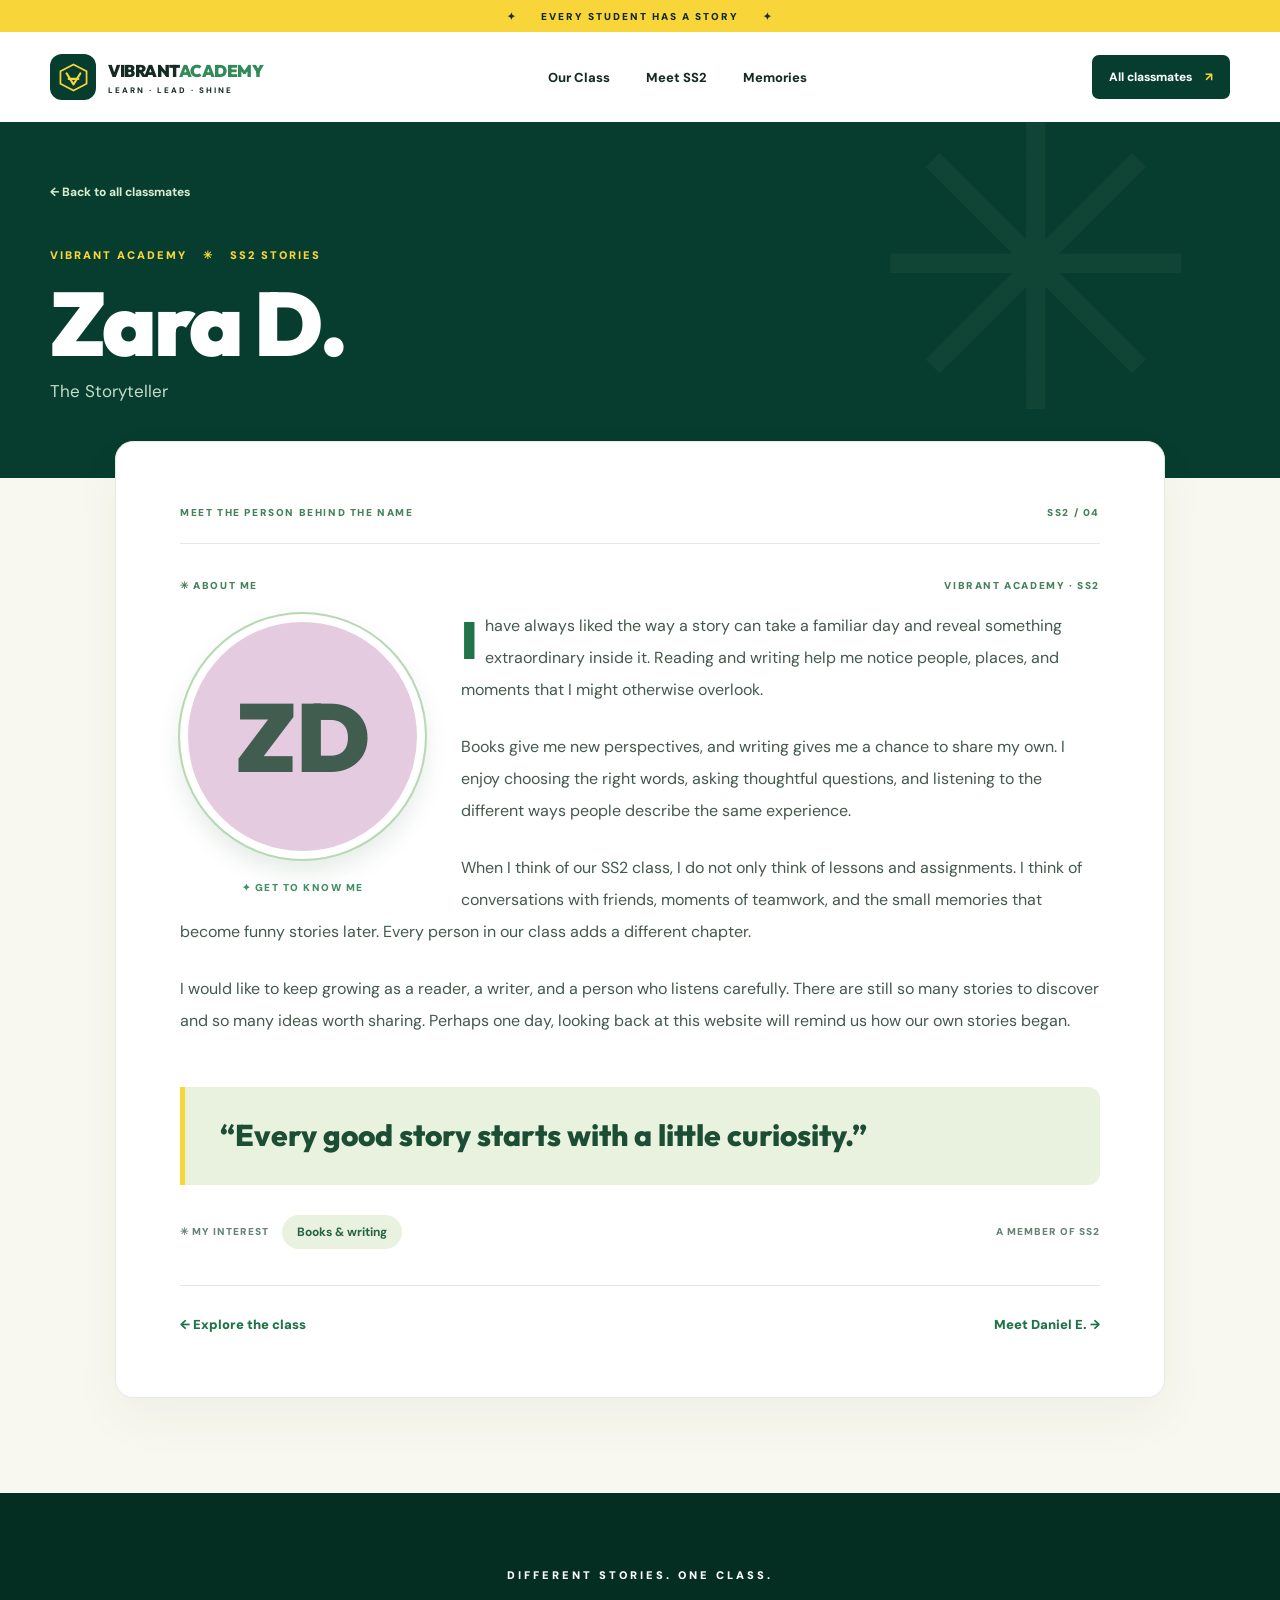
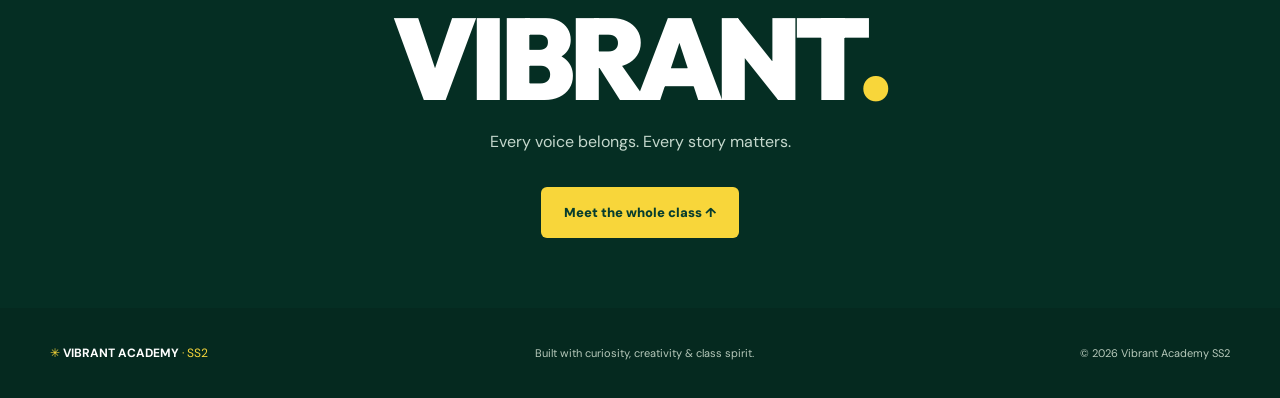
<file: story-zara-d.html>
<!DOCTYPE html>
<html lang="en">
<head>
  <meta charset="UTF-8">
  <meta name="viewport" content="width=device-width, initial-scale=1.0">
  <meta name="theme-color" content="#073d2e">
  <meta name="description" content="Get to know a student from Vibrant Academy's SS2 class.">
  <title>Zara D. | Vibrant Academy SS2</title>
  <link rel="preconnect" href="https://fonts.googleapis.com">
  <link rel="preconnect" href="https://fonts.gstatic.com" crossorigin>
  <link href="https://fonts.googleapis.com/css2?family=DM+Sans:wght@400;500;600;700;800&family=Outfit:wght@400;500;600;700;800;900&display=swap" rel="stylesheet">
  <link rel="stylesheet" href="style.css">
  
  
</head>
<body class="profile-page">
  <div class="notice-bar"><span>✦</span> EVERY STUDENT HAS A STORY <span>✦</span></div>
  <header class="site-header" id="top">
    <a class="brand" href="index.html" aria-label="Vibrant Academy homepage"><span class="brand-mark" aria-hidden="true"><svg viewBox="0 0 48 48" fill="none"><path d="M24 5 43 15v18L24 43 5 33V15L24 5Z" stroke="currentColor" stroke-width="2.5"/><path d="m14 18 10 16 10-16M17 26h14" stroke="currentColor" stroke-width="3" stroke-linecap="round" stroke-linejoin="round"/></svg></span><span class="brand-text"><strong>VIBRANT<span>ACADEMY</span></strong><small>LEARN · LEAD · SHINE</small></span></a>
    <nav class="desktop-nav" aria-label="Main navigation"><a href="index.html#about">Our Class</a><a href="index.html#students">Meet SS2</a><a href="index.html#memories">Memories</a></nav>
    <a class="nav-cta" href="index.html#students">All classmates <span aria-hidden="true">↗</span></a>
    <details class="css-menu"><summary aria-label="Open class navigation">☰</summary><nav aria-label="Mobile navigation"><a href="index.html#about">Our Class</a><a href="index.html#students">Meet SS2</a><a href="index.html#memories">Memories</a></nav></details>
  </header>
  
  <main>
    <section class="profile-intro">
      <div class="section-wrap"><a class="profile-breadcrumb" href="index.html#students">← Back to all classmates</a><div class="profile-kicker">VIBRANT ACADEMY <span>✳</span> SS2 STORIES</div><h1>Zara D.</h1><p>The Storyteller</p></div>
    </section>
    <section class="profile-container section-wrap">
      <div class="profile-sheet" id="profileSheet">
        <div class="profile-topline"><span>MEET THE PERSON BEHIND THE NAME</span><span>SS2 / 04</span></div>
        <div class="profile-summary"><span>✳ ABOUT ME</span><span>VIBRANT ACADEMY · SS2</span></div>
         <article class="profile-article">
           <figure class="profile-float-photo"><div class="profile-circle" style="background:#e5cbe0"><span class="profile-initials" aria-label="Photo placeholder">ZD</span></div><figcaption>✦ GET TO KNOW ME</figcaption></figure>
           <p>I have always liked the way a story can take a familiar day and reveal something extraordinary inside it. Reading and writing help me notice people, places, and moments that I might otherwise overlook.</p>
           <p>Books give me new perspectives, and writing gives me a chance to share my own. I enjoy choosing the right words, asking thoughtful questions, and listening to the different ways people describe the same experience.</p>
           <p>When I think of our SS2 class, I do not only think of lessons and assignments. I think of conversations with friends, moments of teamwork, and the small memories that become funny stories later. Every person in our class adds a different chapter.</p>
           <p>I would like to keep growing as a reader, a writer, and a person who listens carefully. There are still so many stories to discover and so many ideas worth sharing. Perhaps one day, looking back at this website will remind us how our own stories began.</p>
         </article>
         <blockquote class="profile-quote">“Every good story starts with a little curiosity.”</blockquote>
         <div class="profile-tags"><span>✳ MY INTEREST</span><strong>Books &amp; writing</strong><span class="profile-identified">A MEMBER OF SS2</span></div>
        <div class="profile-endnav"><a href="index.html#students">← Explore the class</a><a href="story-daniel-e.html">Meet Daniel E. →</a></div>
      </div>
    </section>
    <section class="closing profile-closing"><div class="section-wrap"><span>DIFFERENT STORIES. ONE CLASS.</span><h2>VIBRANT<span>.</span></h2><p>Every voice belongs. Every story matters.</p><a class="btn btn-yellow" href="index.html#students">Meet the whole class ↑</a></div></section>
  </main>
  <footer class="footer"><div class="footer-inner"><div class="footer-brand">✳ <strong>VIBRANT ACADEMY</strong> <span>· SS2</span></div><p>Built with curiosity, creativity & class spirit.</p><span>© 2026 Vibrant Academy SS2</span></div></footer>
</body>
</html>
</file>
<file: style.css>
:root {
  --green:#073d2e;
  --deep:#052e23;
  --yellow:#f8d63a;
  --lime:#dcf26a;
  --cream:#f9f8f0;
  --ink:#152a23
}

* {
  box-sizing:border-box
}

html {
  scroll-behavior:smooth
}

body {
  margin:0;
  background:var(--cream);
  color:var(--ink);
  font-family:"DM Sans",sans-serif
}

a {
  text-decoration:none;
  color:inherit
}

h1,h2,h3,p {
  margin-top:0
}

.sr-only {
  position:absolute;
  width:1px;
  height:1px;
  overflow:hidden;
  clip:rect(0,0,0,0)
}

.section-wrap {
  width:min(1180px,calc(100% - 64px));
  margin:auto
}

.notice-bar {
  background:var(--yellow);
  height:32px;
  display:flex;
  align-items:center;
  justify-content:center;
  gap:24px;
  font-size:10px;
  letter-spacing:2px;
  font-weight:900
}

.site-header {
  background:white;
  min-height:90px;
  padding:16px max(32px,calc((100vw - 1180px)/2));
  display:flex;
  align-items:center;
  justify-content:space-between;
  position:relative;
  z-index:4
}

.brand {
  display:flex;
  gap:12px;
  align-items:center
}

.brand-mark {
  background:var(--green);
  color:var(--yellow);
  width:46px;
  height:46px;
  border-radius:12px;
  display:grid;
  place-items:center
}

.brand-mark svg {
  width:33px
}

.brand-text {
  display:flex;
  flex-direction:column;
  gap:4px
}

.brand-text strong {
  font:900 17px Outfit,sans-serif;
  letter-spacing:-.5px
}

.brand-text strong span {
  color:#328a59
}

.brand-text small {
  font-size:8px;
  letter-spacing:2px;
  font-weight:800
}

.desktop-nav {
  display:flex;
  gap:36px;
  font-size:13px;
  font-weight:800
}

.desktop-nav a:hover {
  color:#2c9a5a
}

.nav-cta {
  background:var(--green);
  color:white;
  padding:14px 17px;
  border-radius:7px;
  font-size:12px;
  font-weight:800
}

.nav-cta span {
  color:var(--yellow);
  padding-left:10px
}

.menu-toggle,.mobile-nav {
  display:none
}

.hero {
  background:var(--green);
  color:white;
  display:grid;
  grid-template-columns:55% 45%;
  overflow:hidden;
  position:relative;
  min-height:590px
}

.hero-grid-lines {
  position:absolute;
  inset:0;
  background-image:linear-gradient(#ffffff0c 1px,transparent 1px),linear-gradient(90deg,#ffffff0c 1px,transparent 1px);
  background-size:58px 58px
}

.hero-content {
  position:relative;
  z-index:1;
  padding:82px 20px 50px max(32px,calc((100vw - 1180px)/2))
}

.hero-kicker {
  color:var(--lime);
  font-size:10px;
  letter-spacing:2px;
  font-weight:900;
  display:flex;
  align-items:center;
  gap:10px;
  margin-bottom:25px
}

.kicker-dot {
  width:8px;
  height:8px;
  border-radius:50%;
  background:var(--yellow)
}

.kicker-line {
  width:30px;
  height:1px;
  background:#87b7a1
}

.hero h1 {
  font:900 clamp(52px,5.5vw,86px)/1.04 Outfit,sans-serif;
  letter-spacing:-3px;
  margin-bottom:23px
}

.hero h1 em {
  font-style:normal;
  color:var(--yellow)
}

.hero-content>p {
  max-width:470px;
  color:#c4d9cc;
  font-size:15px;
  line-height:1.8
}

.hero-actions {
  display:flex;
  align-items:center;
  gap:30px;
  margin-top:30px
}

.btn {
  display:inline-flex;
  align-items:center;
  gap:30px;
  border-radius:6px;
  padding:17px 23px;
  font-size:13px;
  font-weight:900;
  transition:transform .2s
}

.btn:hover {
  transform:translateY(-4px)
}

.btn-yellow {
  background:var(--yellow);
  color:var(--green)
}

.text-link {
  font-size:13px;
  font-weight:800
}

.hero-bottom {
  display:flex;
  align-items:center;
  gap:17px;
  margin-top:63px
}

.hero-bottom p {
  font-size:11px;
  line-height:1.7;
  color:#b8cfc1;
  margin:0
}

.hero-bottom b {
  color:white
}

.avatar-stack {
  display:flex
}

.avatar-stack span {
  background:#eacba5;
  color:var(--green);
  font-weight:900;
  width:39px;
  height:39px;
  display:grid;
  place-items:center;
  border:3px solid var(--green);
  border-radius:50%;
  margin-right:-9px
}

.avatar-stack span:nth-child(2) {
  background:#c7dfab
}

.avatar-stack span:nth-child(3) {
  background:#b4d6df
}

.avatar-stack span:nth-child(4) {
  background:var(--yellow)
}

.hero-art {
  position:relative;
  min-height:570px;
  display:grid;
  place-items:center
}

.orbit {
  position:absolute;
  width:550px;
  height:550px;
  border:1px solid #51876f;
  border-radius:50%
}

.orbit-two {
  width:425px;
  height:425px;
  border-style:dashed
}

.hero-center {
  position:relative;
  z-index:2;
  width:338px;
  height:338px;
  border-radius:50%;
  background:var(--yellow);
  color:var(--green);
  display:flex;
  flex-direction:column;
  align-items:center;
  justify-content:center;
  transform:rotate(-9deg);
  box-shadow:18px 17px 0 #236448
}

.hero-upper {
  font:900 20px Outfit,sans-serif;
  letter-spacing:4px
}

.hero-center strong {
  font:900 148px/.98 Outfit,sans-serif;
  letter-spacing:-14px
}

.hero-center strong span {
  color:white
}

.hero-lower {
  font-size:12px;
  letter-spacing:2px;
  font-weight:900
}

.hero-sticker {
  position:absolute;
  z-index:3;
  top:13%;
  right:8%;
  background:#fff9e7;
  color:var(--green);
  padding:18px;
  text-align:center;
  transform:rotate(9deg);
  box-shadow:7px 7px 0 #204d38;
  font-size:12px;
  font-weight:800
}

.hero-sticker strong {
  font:900 18px Outfit,sans-serif
}

.hero-sticker span {
  display:block;
  color:#bd9a00
}

.sticker-bottom {
  top:auto;
  right:auto;
  bottom:13%;
  left:9%;
  background:#bdea81;
  transform:rotate(-9deg);
  font:900 36px Outfit,sans-serif
}

.sticker-bottom span {
  color:var(--green);
  font:900 10px "DM Sans",sans-serif
}

.decor-star {
  position:absolute;
  color:var(--yellow);
  font-size:44px
}

.decor-star-one {
  top:16%;
  left:8%
}

.decor-star-two {
  bottom:12%;
  right:14%
}

.decor-star-three {
  top:7%;
  left:48%;
  font-size:20px
}

.ticker {
  background:var(--yellow);
  padding:17px 0;
  overflow:hidden
}

.ticker div {
  white-space:nowrap;
  text-align:center;
  color:var(--green);
  font:900 13px Outfit,sans-serif;
  letter-spacing:1px
}

.ticker span {
  padding:0 20px
}

.about,.memories {
  padding-top:100px;
  padding-bottom:100px
}

.section-label {
  color:#2b8455;
  display:flex;
  align-items:center;
  gap:12px;
  font-size:10px;
  font-weight:900;
  letter-spacing:2px;
  margin-bottom:25px
}

.label-line {
  width:25px;
  height:2px;
  background:#2b8455
}

.about-grid {
  display:grid;
  grid-template-columns:1fr 1fr;
  gap:65px
}

.about h2,.section-head h2 {
  font:900 clamp(36px,4.3vw,61px)/1.12 Outfit,sans-serif;
  letter-spacing:-2px;
  margin:0 0 20px
}

.about h2 span,.section-head h2 span {
  color:#2e915e
}

.about-grid p {
  font-size:15px;
  line-height:1.9;
  color:#627166
}

.about-badges {
  display:flex;
  flex-wrap:wrap;
  gap:10px;
  margin-top:23px
}

.about-badges span {
  background:#e4ede0;
  padding:11px 14px;
  font-size:11px;
  border-radius:6px;
  color:#316946;
  font-weight:800
}

.stats-grid {
  display:grid;
  grid-template-columns:repeat(4,1fr);
  background:white;
  border:1px solid #dae5d8;
  margin-top:55px
}

.stat {
  padding:29px;
  border-right:1px solid #dae5d8
}

.stat:last-child {
  border:0
}

.stat strong {
  display:block;
  color:var(--green);
  font:900 44px Outfit,sans-serif
}

.stat>span {
  font-size:12px;
  color:#788579;
  font-weight:700
}

.stat-highlight {
  background:var(--yellow)
}

.stat-highlight>span {
  color:var(--green)
}

.students-section {
  background:#edf3e9;
  padding:100px 0 90px
}

.section-head {
  display:flex;
  align-items:end;
  justify-content:space-between;
  gap:25px;
  margin-bottom:36px
}

.section-head p {
  color:#758176;
  font-size:14px;
  margin:0
}

.student-search-wrap {
  position:relative
}

.student-search-wrap span {
  position:absolute;
  top:6px;
  left:15px;
  font-size:30px;
  color:#668174
}

.student-search-wrap input {
  border:1px solid #d2dfd3;
  border-radius:7px;
  background:white;
  padding:16px 13px 16px 47px;
  width:230px;
  outline:none
}

.student-search-wrap input:focus {
  border-color:#33895e;
  box-shadow:0 0 0 3px #c6e5ce
}

.student-grid {
  display:grid;
  grid-template-columns:repeat(3,1fr);
  gap:22px
}

.student-card {
  background:white;
  overflow:hidden;
  border:1px solid #dce8d8;
  border-radius:11px;
  transition:transform .2s,box-shadow .2s
}

.student-card:hover {
  transform:translateY(-5px);
  box-shadow:0 16px 32px #163c2720
}

.student-photo {
  height:230px;
  position:relative;
  display:grid;
  place-items:center;
  overflow:hidden
}

.student-photo img {
  width:100%;
  height:100%;
  object-fit:cover
}

.initials {
  font:900 100px Outfit,sans-serif;
  opacity:.72
}

.photo-tag {
  position:absolute;
  bottom:15px;
  left:17px;
  background:#fffd;
  padding:8px 10px;
  font-size:10px;
  font-weight:900;
  letter-spacing:1px;
  border-radius:4px
}

.student-body {
  padding:24px
}

.student-body h3 {
  font:900 23px Outfit,sans-serif;
  margin-bottom:5px
}

.student-role {
  font-size:11px;
  color:#329660;
  letter-spacing:1px;
  font-weight:900;
  text-transform:uppercase
}

.student-body p {
  color:#68766b;
  font-size:13px;
  line-height:1.75;
  min-height:48px;
  margin:17px 0
}

.student-footer {
  border-top:1px solid #eaf0e9;
  padding-top:18px;
  display:flex;
  justify-content:space-between;
  align-items:center;
  gap:8px;
  color:#52725b;
  font-size:10px;
  font-weight:900
}

.student-footer span:last-child {
  background:#e8f2e5;
  border-radius:18px;
  padding:8px
}

.empty-message {
  text-align:center;
  padding:25px
}

.edit-note,.gallery-note {
  color:#748375;
  font-size:12px;
  line-height:1.8;
  margin-top:25px
}

.quote-band {
  background:#ddec9b
}

.quote-inner {
  padding:55px 0;
  min-height:260px;
  display:flex;
  align-items:center;
  justify-content:center;
  flex-direction:column;
  text-align:center;
  position:relative
}

.quote-spark {
  font-size:30px
}

.quote-inner blockquote {
  font:800 clamp(24px,3vw,39px)/1.35 Outfit,sans-serif;
  max-width:750px;
  margin:17px
}

.quote-credit {
  font-size:12px;
  font-weight:800
}

.quote-decor {
  position:absolute;
  right:5%;
  bottom:15%;
  font-size:80px;
  opacity:.12
}

.memory-badge {
  background:#e5efe1;
  padding:12px 18px;
  border-radius:25px;
  color:#34764d;
  font-size:10px;
  font-weight:900
}

.memory-grid {
  display:grid;
  grid-template-columns:1.25fr 1fr 1fr;
  gap:20px
}

.memory-card {
  min-height:310px;
  padding:25px;
  display:flex;
  flex-direction:column;
  justify-content:space-between;
  border-radius:10px;
  overflow:hidden;
  position:relative
}

.memory-one {
  background:#0b533b;
  color:white
}

.memory-two {
  background:var(--yellow);
  color:var(--green)
}

.memory-three {
  background:#b8d9ac;
  color:var(--green)
}

.memory-num {
  font-size:12px;
  font-weight:900
}

.memory-symbol {
  position:absolute;
  right:5%;
  top:13%;
  font-size:170px;
  opacity:.25;
  transform:rotate(-16deg)
}

.memory-card div:last-child {
  position:relative
}

.memory-card small {
  font-size:10px;
  font-weight:900;
  letter-spacing:1px
}

.memory-card h3 {
  font:900 27px Outfit,sans-serif;
  margin:8px 0
}

.memory-card p {
  font-size:12px;
  margin:0
}

.gallery-note {
  text-align:center
}

.closing {
  background:var(--deep);
  color:white;
  text-align:center;
  padding:95px 0;
  position:relative;
  overflow:hidden
}

.closing-decoration {
  font-size:460px;
  position:absolute;
  right:-70px;
  top:-250px;
  opacity:.04
}

.closing .section-wrap {
  position:relative
}

.closing .section-wrap>span {
  font-size:11px;
  letter-spacing:3px;
  font-weight:900
}

.closing h2 {
  font:900 clamp(74px,12vw,160px)/1 Outfit,sans-serif;
  letter-spacing:-7px;
  margin:16px 0
}

.closing h2 span {
  color:var(--yellow)
}

.closing p {
  color:#c5d8cd;
  margin-bottom:35px
}

.footer {
  background:#05291f;
  color:#b7c9bb
}

.footer-inner {
  width:min(1180px,calc(100% - 64px));
  margin:auto;
  min-height:90px;
  display:flex;
  align-items:center;
  justify-content:space-between;
  gap:20px;
  font-size:11px
}

.footer-brand {
  color:var(--yellow);
  font-size:12px
}

.footer-brand strong {
  color:white
}

.footer p {
  margin:0
}

@media(max-width:950px) {
  .desktop-nav,.nav-cta {
    display:none
  }

  .menu-toggle {
    display:block;
    background:transparent;
    border:0;
    color:var(--green);
    font-size:27px
  }

  .mobile-nav:not([hidden]) {
    position:absolute;
    display:flex;
    flex-direction:column;
    gap:15px;
    left:15px;
    right:15px;
    background:white;
    z-index:10;
    padding:20px;
    box-shadow:0 10px 25px #0002
  }

  .hero {
    grid-template-columns:1fr
  }

  .hero-content {
    padding:65px 35px 30px
  }

  .hero-art {
    min-height:450px
  }

  .hero-bottom {
    margin-top:40px
  }

  .student-grid {
    grid-template-columns:repeat(2,1fr)
  }

  .memory-grid {
    grid-template-columns:1fr 1fr
  }

  .memory-three {
    grid-column:span 2
  }

  .about-grid {
    gap:28px
  }
}

@media(max-width:620px) {
  .section-wrap,.footer-inner {
    width:calc(100% - 38px)
  }

  .site-header {
    padding:12px 19px;
    min-height:73px
  }

  .brand-mark {
    width:40px;
    height:40px
  }

  .brand-text strong {
    font-size:14px
  }

  .brand-text small {
    font-size:7px
  }

  .notice-bar {
    font-size:8px;
    letter-spacing:1px
  }

  .hero-content {
    padding:55px 20px 25px
  }

  .hero h1 {
    font-size:53px;
    letter-spacing:-2px
  }

  .hero-kicker {
    font-size:8px;
    letter-spacing:1px
  }

  .hero-art {
    min-height:380px
  }

  .hero-center {
    height:255px;
    width:255px
  }

  .hero-center strong {
    font-size:110px
  }

  .hero-upper {
    font-size:15px
  }

  .hero-lower {
    font-size:10px
  }

  .orbit {
    height:365px;
    width:365px
  }

  .orbit-two {
    height:290px;
    width:290px
  }

  .hero-sticker {
    padding:10px;
    right:2%;
    top:5%;
    font-size:9px
  }

  .hero-sticker strong {
    font-size:12px
  }

  .sticker-bottom {
    top:auto;
    right:auto;
    bottom:7%;
    left:2%;
    font-size:26px
  }

  .ticker div {
    font-size:10px
  }

  .ticker span {
    padding:0 8px
  }

  .about,.memories {
    padding:65px 0
  }

  .about-grid {
    grid-template-columns:1fr
  }

  .about h2,.section-head h2 {
    font-size:41px
  }

  .stats-grid {
    grid-template-columns:1fr 1fr;
    margin-top:32px
  }

  .stat {
    padding:19px 14px
  }

  .stat:nth-child(2) {
    border-right:0
  }

  .stat:nth-child(-n+2) {
    border-bottom:1px solid #dae5d8
  }

  .stat strong {
    font-size:34px
  }

  .students-section {
    padding:67px 0
  }

  .section-head {
    display:block
  }

  .student-search-wrap {
    margin-top:22px
  }

  .student-search-wrap input {
    width:100%
  }

  .student-grid {
    grid-template-columns:1fr
  }

  .student-photo {
    height:275px
  }

  .memory-grid {
    grid-template-columns:1fr
  }

  .memory-three {
    grid-column:auto
  }

  .memory-badge {
    display:inline-block;
    margin-top:18px
  }

  .closing h2 {
    font-size:65px;
    letter-spacing:-3px
  }

  .footer-inner {
    flex-direction:column;
    justify-content:center;
    text-align:center;
    padding:23px 0;
    gap:9px
  }
}

/* Keep the original homepage's square-topped student cards clickable. */ .student-card-link {
  display:block;
  height:100%;
  color:inherit
}

.student-card-link:focus-visible {
  outline:3px solid #287a52;
  outline-offset:-4px
}

.student-photo img {
  display:block
}

.student-footer span:last-child {
  color:#237449;
  background:#e9f4e6;
  white-space:nowrap
}

/* Circular portraits appear ONLY on individual profile article pages. */ .profile-intro {
  background:var(--green);
  color:white;
  padding:58px 0 76px;
  position:relative;
  overflow:hidden
}

.profile-intro:after {
  content:"✳";
  position:absolute;
  right:6%;
  top:-110px;
  font-size:400px;
  color:#ffffff09;
  pointer-events:none
}

.profile-intro .section-wrap {
  position:relative;
  z-index:1
}

.profile-breadcrumb {
  display:inline-block;
  color:#d8eccd;
  font-size:12px;
  font-weight:800;
  margin-bottom:48px
}

.profile-breadcrumb:hover {
  text-decoration:underline
}

.profile-kicker {
  color:var(--yellow);
  font-size:11px;
  font-weight:900;
  letter-spacing:2px;
  margin-bottom:14px
}

.profile-kicker span {
  padding:0 11px
}

.profile-intro h1 {
  font:900 clamp(53px,7vw,95px)/1.05 Outfit,sans-serif;
  letter-spacing:-3px;
  margin-bottom:10px
}

.profile-intro p {
  color:#c3dccc;
  font-size:17px;
  margin:0
}

.profile-container {
  max-width:1050px;
  position:relative;
  margin-top:-37px;
  margin-bottom:95px
}

.profile-sheet {
  background:#fff;
  border-radius:18px;
  border:1px solid #e3ebdf;
  padding:clamp(22px,5vw,68px);
  box-shadow:0 20px 50px #0b36200c
}

.profile-topline,.profile-summary {
  display:flex;
  justify-content:space-between;
  align-items:center;
  gap:12px;
  font-size:10px;
  font-weight:900;
  letter-spacing:1.6px;
  color:#44825b
}

.profile-topline {
  padding-bottom:24px;
  border-bottom:1px solid #e3ebdf
}

.profile-summary {
  margin:35px 0 18px
}

.profile-article {
  font-size:16px;
  line-height:2;
  color:#43594d;
  display:flow-root
}

.profile-article p {
  margin:0 0 25px
}

.profile-article p:first-of-type:first-letter {
  font:900 52px/.9 Outfit,sans-serif;
  float:left;
  color:#217449;
  margin:7px 7px 0 0
}

.profile-float-photo {
  float:left;
  width:245px;
  margin:4px 36px 16px 0;
  text-align:center
}

.profile-circle {
  width:245px;
  height:245px;
  max-width:100%;
  aspect-ratio:1;
  border-radius:50%;
  display:grid;
  place-items:center;
  overflow:hidden;
  border:8px solid white;
  outline:2px solid #b6d9b4;
  box-shadow:0 12px 25px #1d57331f
}

.profile-circle img {
  display:block;
  width:100%;
  height:100%;
  object-fit:cover
}

.profile-initials {
  font:900 96px Outfit,sans-serif;
  color:#17422c;
  opacity:.8
}

.profile-float-photo figcaption {
  font-size:10px;
  font-weight:900;
  letter-spacing:1.5px;
  color:#3f9064;
  margin-top:19px
}

.profile-quote {
  clear:both;
  background:#e9f2df;
  border-left:5px solid #f8d63a;
  padding:27px 35px;
  color:#1c4e35;
  border-radius:0 12px 12px 0;
  font:800 clamp(21px,3vw,30px)/1.45 Outfit,sans-serif;
  margin:25px 0 30px
}

.profile-tags {
  display:flex;
  gap:13px;
  align-items:center;
  flex-wrap:wrap;
  padding-bottom:36px
}

.profile-tags span {
  font-size:10px;
  font-weight:900;
  letter-spacing:1px;
  color:#698475
}

.profile-tags strong {
  font-size:12px;
  color:#236341;
  background:#e9f2df;
  padding:9px 15px;
  border-radius:25px
}

.profile-identified {
  margin-left:auto
}

.profile-endnav {
  border-top:1px solid #e3ebdf;
  padding-top:30px;
  display:flex;
  justify-content:space-between;
  gap:20px;
  font-size:13px;
  font-weight:900;
  color:#207346
}

.profile-endnav a:hover {
  text-decoration:underline
}

.profile-missing {
  font-size:17px;
  line-height:1.8;
  padding:40px 0
}

.profile-closing {
  padding:70px 0
}

.profile-closing h2 {
  font-size:clamp(68px,9vw,115px)
}

@media(max-width:620px) {
  .profile-intro {
    padding:35px 0 67px
  }

  .profile-breadcrumb {
    margin-bottom:34px
  }

  .profile-intro h1 {
    font-size:50px
  }

  .profile-sheet {
    padding:24px 19px
  }

  .profile-topline,.profile-summary {
    font-size:9px;
    letter-spacing:.6px
  }

  .profile-article {
    font-size:15px;
    line-height:1.85
  }

  .profile-float-photo {
    width:145px;
    margin:2px 18px 12px 0
  }

  .profile-circle {
    width:145px;
    height:145px;
    border-width:5px
  }

  .profile-initials {
    font-size:58px
  }

  .profile-float-photo figcaption {
    font-size:8px;
    letter-spacing:.5px
  }

  .profile-quote {
    padding:20px;
    font-size:22px
  }

  .profile-container {
    margin-bottom:60px
  }

  .profile-identified {
    margin-left:0
  }
}

@media(max-width:380px) {
  .profile-float-photo {
    width:125px
  }

  .profile-circle {
    width:125px;
    height:125px
  }

  .profile-article {
    font-size:14px
  }
}

/* The students' teaching edition uses the native HTML details element.
   No JavaScript is needed to open the mobile navigation. */ .css-menu {
  display:none
}

.directory-note {
  background:#fff;
  border:1px solid #d2dfd3;
  border-radius:7px;
  padding:16px 18px;
  font-size:12px;
  font-weight:800;
  color:#326846
}

.directory-note span {
  position:static;
  font-size:15px;
  color:#3a915e;
  padding-right:8px
}

@media(max-width:950px) {
  .css-menu {
    display:block;
    position:relative;
    z-index:12
  }

  .css-menu summary {
    list-style:none;
    cursor:pointer;
    font-size:26px;
    font-weight:800;
    color:var(--green);
    padding:6px
  }

  .css-menu summary::-webkit-details-marker {
    display:none
  }

  .css-menu nav {
    position:absolute;
    right:0;
    top:44px;
    display:flex;
    flex-direction:column;
    gap:15px;
    background:#fff;
    box-shadow:0 10px 25px #0002;
    padding:20px;
    min-width:180px;
    font-size:13px;
    font-weight:800
  }
}
</file>
